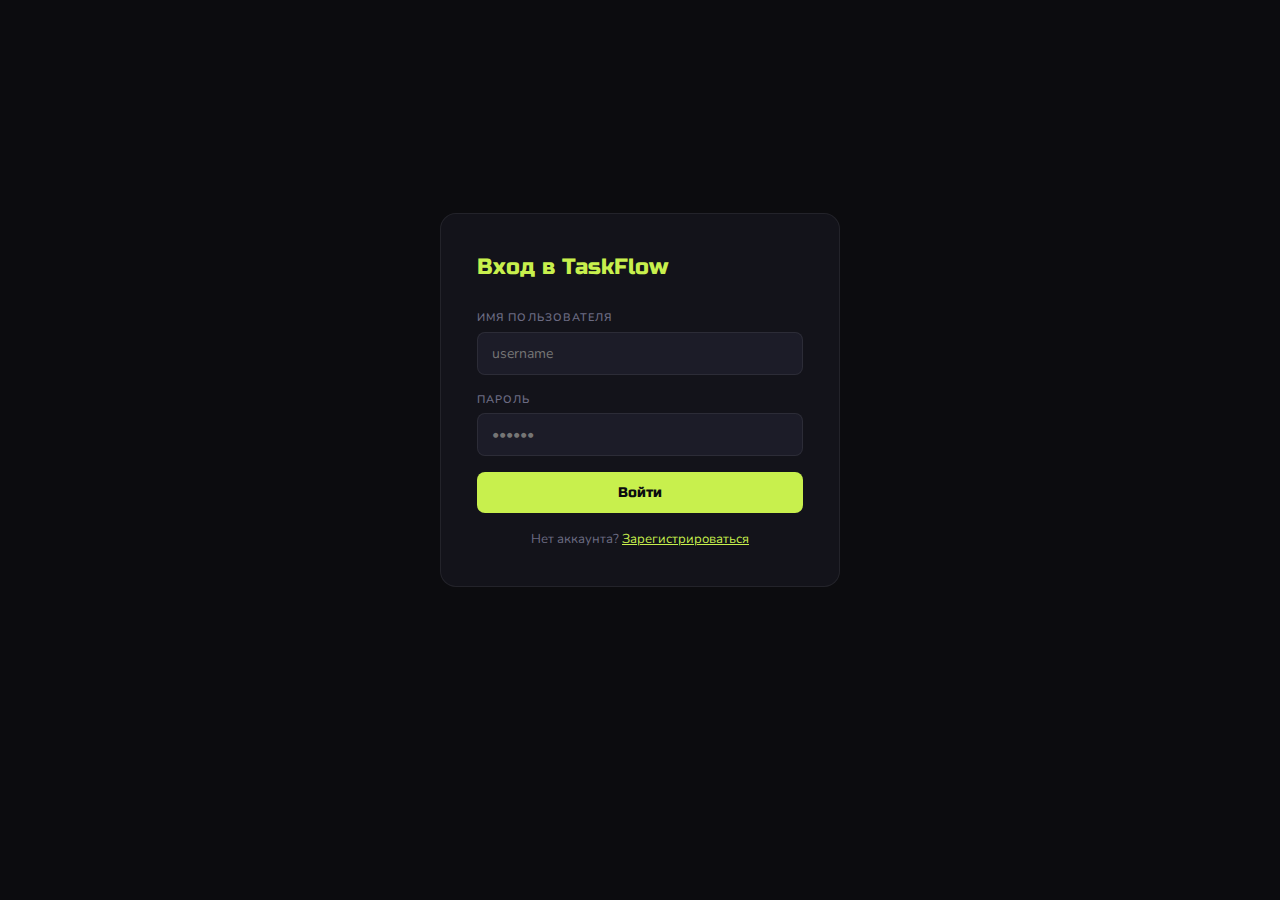
<file: index.html>
<!DOCTYPE html>
<html lang="ru">
<head>
  <meta charset="UTF-8"/>
  <meta name="viewport" content="width=device-width, initial-scale=1.0"/>
  <title>TaskFlow</title>
  <link href="https://fonts.googleapis.com/css2?family=Russo+One&family=Nunito:wght@400;500;600;700&subset=cyrillic&display=swap" rel="stylesheet"/>
  <link rel="stylesheet" href="style.css"/>
</head>
<body>
<div class="app">

  <!-- АВТОРИЗАЦИЯ -->
  <div id="auth-section" class="auth-wrap">

    <!-- ВХОД -->
    <div id="login-box" class="auth-box">
      <div class="auth-title">Вход в TaskFlow</div>
      <div class="field">
        <label>Имя пользователя</label>
        <input id="l-username" type="text" placeholder="username" autocomplete="username"/>
      </div>
      <div class="field">
        <label>Пароль</label>
        <input id="l-password" type="password" placeholder="••••••" autocomplete="current-password"/>
      </div>
      <button class="btn btn-primary" id="btn-login" onclick="doLogin()">Войти</button>
      <div class="auth-switch" style="margin-top:16px">
        Нет аккаунта? <span onclick="showRegister()">Зарегистрироваться</span>
      </div>
    </div>

    <!-- РЕГИСТРАЦИЯ -->
    <div id="register-box" class="auth-box hidden">
      <div class="auth-title">Регистрация</div>
      <div class="field">
        <label>Имя пользователя</label>
        <input id="r-username" type="text" placeholder="только буквы, цифры и _"/>
        <span class="field-error hidden" id="r-username-err"></span>
      </div>
      <div class="field">
        <label>Email</label>
        <input id="r-email" type="email" placeholder="example@mail.com"/>
        <span class="field-error hidden" id="r-email-err"></span>
      </div>
      <div class="field">
        <label>Пароль (минимум 6 символов)</label>
        <input id="r-password" type="password" placeholder="••••••"/>
        <span class="field-error hidden" id="r-pass-err"></span>
      </div>
      <button class="btn btn-primary" onclick="doRegister()">Создать аккаунт</button>
      <div class="auth-switch" style="margin-top:16px">
        Уже есть аккаунт? <span onclick="showLogin()">Войти</span>
      </div>
    </div>

  </div>

  <!-- ОСНОВНОЕ ПРИЛОЖЕНИЕ -->
  <div id="main-section" class="hidden">

    <div class="header">
      <div class="logo"><span class="logo-dot"></span>TaskFlow</div>
      <div class="user-info">
        <span id="username-display"></span>
        <button class="btn-logout" onclick="doLogout()">Выйти</button>
      </div>
    </div>

    <!-- СТАТИСТИКА -->
    <div class="stats">
      <div class="stat"><div class="stat-num" id="s-total">0</div><div class="stat-label">Всего</div></div>
      <div class="stat"><div class="stat-num" id="s-active" style="color:var(--warning)">0</div><div class="stat-label">Активных</div></div>
      <div class="stat"><div class="stat-num" id="s-done" style="color:var(--accent)">0</div><div class="stat-label">Выполнено</div></div>
      <div class="stat"><div class="stat-num" id="s-cats">0</div><div class="stat-label">Категорий</div></div>
    </div>

    <!-- КАТЕГОРИИ -->
    <div class="cats-section">
      <div class="section-head"><span class="section-title">Категории</span></div>
      <div id="cats-list" class="cats-list"></div>
      <div class="add-cat">
        <input id="new-cat" type="text" placeholder="Новая категория..." maxlength="50"/>
        <button class="btn-sm" onclick="addCategory()">+ Добавить</button>
      </div>
    </div>

    <!-- ФОРМА ДОБАВЛЕНИЯ ЗАДАЧИ -->
    <div class="add-form">
      <div class="section-title" style="margin-bottom:14px">✦ Новая задача</div>
      <div class="form-grid">
        <div>
          <span class="inp-label">Название *</span>
          <input class="inp" id="t-title" type="text" placeholder="Что нужно сделать?" maxlength="200"/>
        </div>
        <div>
          <span class="inp-label">Приоритет</span>
          <select class="inp" id="t-priority">
            <option value="1">🟢 Низкий</option>
            <option value="2" selected>🟡 Средний</option>
            <option value="3">🔴 Высокий</option>
          </select>
        </div>
        <div>
          <span class="inp-label">Категория</span>
          <select class="inp" id="t-category">
            <option value="">— без категории —</option>
          </select>
        </div>
      </div>
      <div style="margin-bottom:14px">
        <span class="inp-label">Описание (необязательно)</span>
        <input class="inp" id="t-desc" type="text" placeholder="Подробности..." maxlength="1000"/>
      </div>
      <div class="form-footer">
        <button class="btn btn-primary" style="width:auto;padding:11px 28px" id="btn-add" onclick="addTask()">
          + Добавить задачу
        </button>
      </div>
    </div>

    <!-- ФИЛЬТРЫ И ПОИСК -->
    <div class="filters">
      <div class="search-box">
        <span class="search-icon">🔍</span>
        <input id="search-inp" type="text" placeholder="Поиск по названию..." oninput="onSearch()"/>
      </div>
      <div class="filter-tabs">
        <button class="ftab active" data-f="all" onclick="setFilter('all',this)">Все</button>
        <button class="ftab" data-f="0" onclick="setFilter('0',this)">Активные</button>
        <button class="ftab" data-f="1" onclick="setFilter('1',this)">Выполненные</button>
      </div>
    </div>

    <div id="how-to" class="how-to hidden">
      <span>○ — отметить выполненной</span>
      <span>✎ — редактировать задачу</span>
      <span>✕ — удалить задачу</span>
    </div>

    <!-- СПИСОК ЗАДАЧ -->
    <div id="task-list" class="task-list">
      <div class="loading"><div class="spinner"></div><p>Загрузка...</p></div>
    </div>
    <div id="empty" class="empty hidden">
      <div class="empty-icon">✦</div>
      <p id="empty-title">Задач нет</p>
      <span id="empty-sub">Добавьте первую задачу выше</span>
    </div>

  </div>
</div>

<div id="edit-modal" class="hidden modal-overlay">
  <div class="modal-box">
    <div class="modal-title">✎ Редактировать задачу</div>
    <input type="hidden" id="edit-id">
    <div class="field">
      <label>Название *</label>
      <input id="edit-title" type="text" maxlength="200" placeholder="Название задачи"/>
    </div>
    <div class="field">
      <label>Описание</label>
      <textarea id="edit-desc" rows="3" placeholder="Подробности..." maxlength="1000" style="background:var(--surface2);border:1px solid var(--border);border-radius:var(--radius-sm);padding:10px 13px;font-family:var(--font-b);font-size:14px;color:var(--text);outline:none;width:100%;resize:vertical;transition:border-color .2s;"></textarea>
    </div>
    <div style="display:flex;gap:12px;">
      <div class="field" style="flex:1">
        <label>Приоритет</label>
        <select id="edit-priority" class="inp">
          <option value="1">🟢 Низкий</option>
          <option value="2">🟡 Средний</option>
          <option value="3">🔴 Высокий</option>
        </select>
      </div>
      <div class="field" style="flex:1">
        <label>Категория</label>
        <select id="edit-category" class="inp"></select>
      </div>
    </div>
    <div style="display:flex;gap:10px;justify-content:flex-end;margin-top:8px;">
      <button class="btn-logout" onclick="closeEditModal()">Отмена</button>
      <button class="btn btn-primary" style="width:auto;padding:11px 28px" onclick="saveEdit()">Сохранить</button>
    </div>
  </div>
</div>

<div id="toast" class="toast"></div>
<script src="script.js"></script>
</body>
</html>
</file>
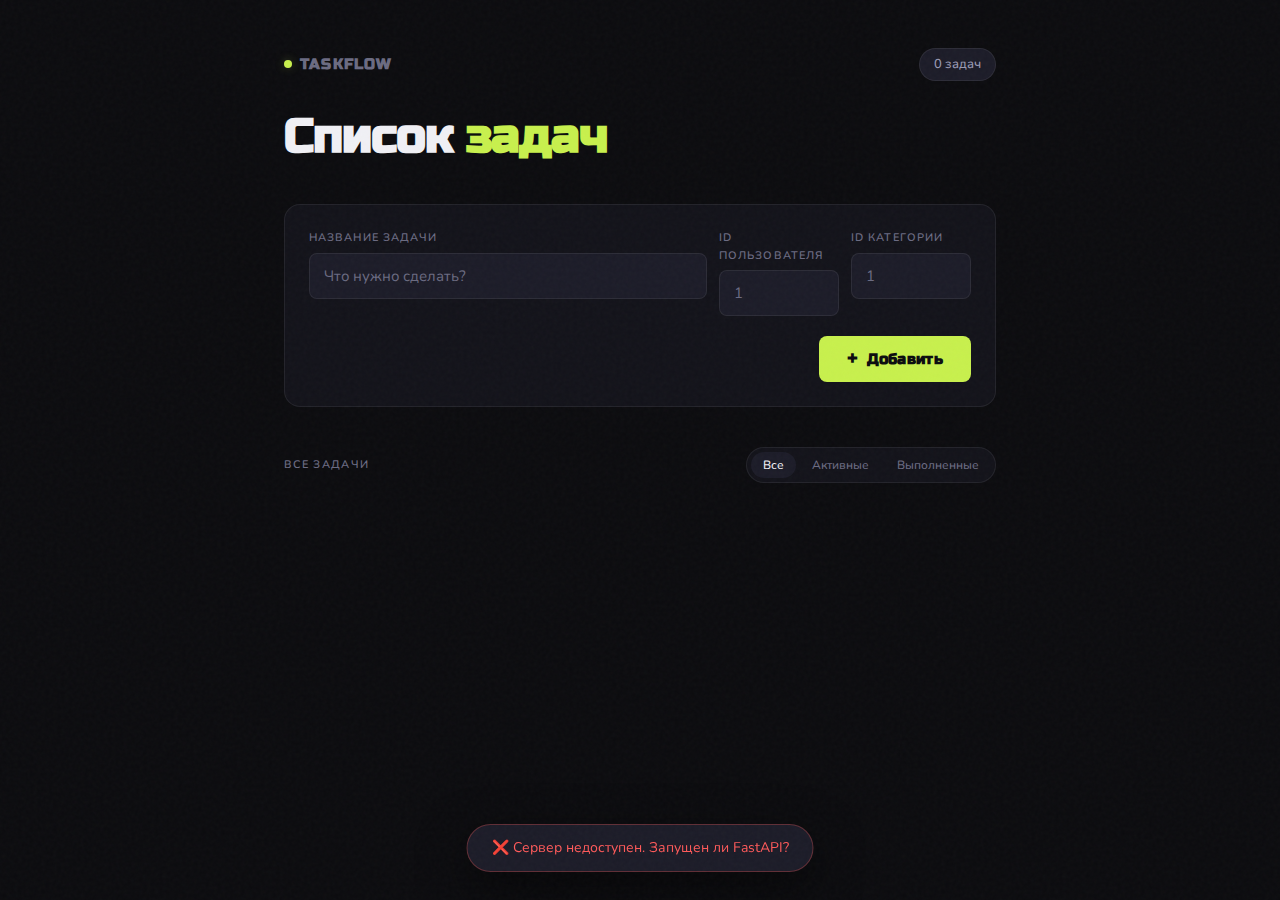
<file: ьььь/index.html>
<!DOCTYPE html>
<html lang="ru">
<head>
  <meta charset="UTF-8" />
  <meta name="viewport" content="width=device-width, initial-scale=1.0"/>
  <title>Задачи — TaskFlow</title>
  <link rel="preconnect" href="https://fonts.googleapis.com"/>
  <link rel="preconnect" href="https://fonts.gstatic.com" crossorigin/>
  <link href="https://fonts.googleapis.com/css2?family=Russo+One&family=Nunito:wght@400;500;600;700&subset=cyrillic&display=swap" rel="stylesheet"/>
  <link rel="stylesheet" href="style.css" />
</head>
<body>

  <div class="noise"></div>

  <div class="app">

    <header class="header">
      <div class="header-top">
        <div class="logo">
          <span class="logo-dot"></span>
          TaskFlow
        </div>
        <div class="task-count-badge">
          <span id="task-count">0</span> задач
        </div>
      </div>
      <h1 class="headline">Список <em>задач</em></h1>
    </header>

    <section class="add-section">
      <form id="add-form" class="add-form">
        <div class="fields">
          <div class="field-group">
            <label for="title">Название задачи</label>
            <input id="title" name="title" type="text" placeholder="Что нужно сделать?" autocomplete="off" required />
          </div>
          <div class="field-group field-small">
            <label for="user_id">ID пользователя</label>
            <input id="user_id" name="user_id" type="number" placeholder="1" min="1" required />
          </div>
          <div class="field-group field-small">
            <label for="category_id">ID категории</label>
            <input id="category_id" name="category_id" type="number" placeholder="1" min="1" />
          </div>
        </div>
        <button type="submit" class="btn-add">
          <span>+</span> Добавить
        </button>
      </form>
    </section>

    <section class="tasks-section">
      <div class="tasks-header">
        <span class="section-label">Все задачи</span>
        <div class="filter-tabs">
          <button class="filter-btn active" data-filter="all">Все</button>
          <button class="filter-btn" data-filter="0">Активные</button>
          <button class="filter-btn" data-filter="1">Выполненные</button>
        </div>
      </div>

      <div id="task-list" class="task-list">
        <div class="loading-state">
          <div class="spinner"></div>
          <p>Загрузка...</p>
        </div>
      </div>

      <div id="empty-state" class="empty-state hidden">
        <div class="empty-icon">✦</div>
        <p>Задач нет</p>
        <span>Добавьте новую задачу</span>
      </div>
    </section>

  </div>

  <div id="toast" class="toast"></div>

  <script src="script.js"></script>
</body>
</html>
</file>
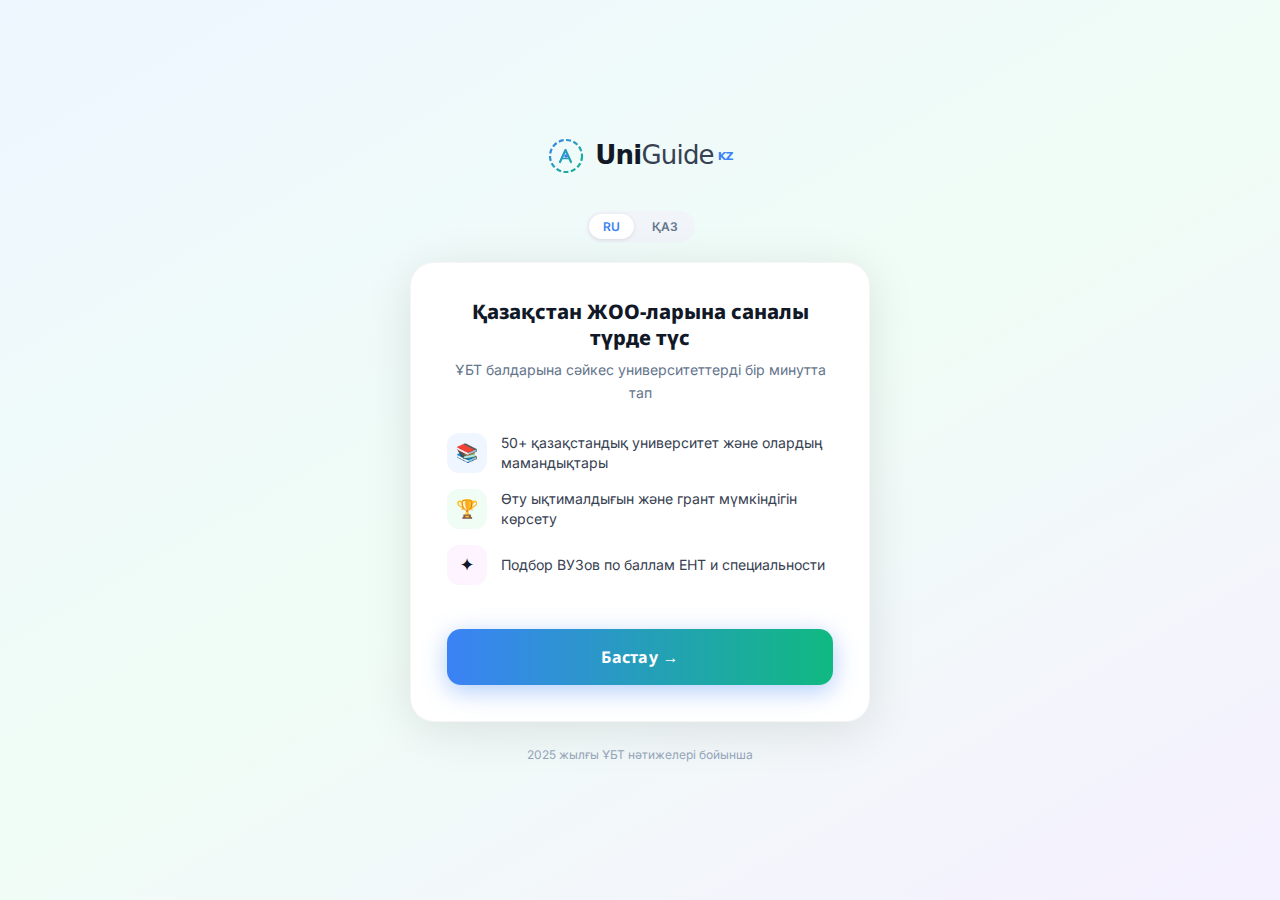
<file: frontend/index (3).html>
<!DOCTYPE html>
<html lang="ru">
<head>
<meta charset="UTF-8">
<meta name="viewport" content="width=device-width, initial-scale=1.0">
<title>UniGuide KZ</title>
<link rel="preconnect" href="https://fonts.googleapis.com">
<link rel="preconnect" href="https://fonts.gstatic.com" crossorigin>
<link href="https://fonts.googleapis.com/css2?family=Inter:wght@400;500;600;700;800;900&family=Noto+Sans:wght@700;800;900&display=swap" rel="stylesheet">

<style>
/* ═══════════════════════════════════════
   ПЕРЕМЕННЫЕ И СБРОС
═══════════════════════════════════════ */
:root {
  --grad: linear-gradient(135deg, #3b82f6 0%, #10b981 100%);
  --grad-btn: linear-gradient(90deg, #3b82f6 0%, #10b981 100%);
  --blue: #3b82f6;
  --green: #10b981;
  --purple: #8b5cf6;
  --bg: linear-gradient(150deg, #eef6ff 0%, #f0fdf6 50%, #f5f0ff 100%);
  --white: #ffffff;
  --gray-50: #f8fafc;
  --gray-100: #f1f5f9;
  --gray-200: #e2e8f0;
  --gray-400: #94a3b8;
  --gray-500: #64748b;
  --gray-700: #374151;
  --gray-900: #111827;
  --shadow-sm: 0 1px 3px rgba(0,0,0,0.06), 0 1px 2px rgba(0,0,0,0.04);
  --shadow: 0 4px 16px rgba(0,0,0,0.08);
  --shadow-lg: 0 8px 32px rgba(0,0,0,0.12);
  --radius: 16px;
  --radius-sm: 10px;
  --radius-full: 9999px;
}

*, *::before, *::after { box-sizing: border-box; margin: 0; padding: 0; }

html { scroll-behavior: smooth; }

body {
  font-family: 'Inter', system-ui, -apple-system, sans-serif;
  background: var(--bg);
  background-attachment: fixed;
  color: var(--gray-900);
  min-height: 100vh;
  line-height: 1.5;
  -webkit-font-smoothing: antialiased;
}

/* ═══════════════════════════════════════
   УТИЛИТЫ
═══════════════════════════════════════ */
.grad-text {
  background: var(--grad);
  -webkit-background-clip: text;
  -webkit-text-fill-color: transparent;
  background-clip: text;
}
.card {
  background: var(--white);
  border-radius: var(--radius);
  box-shadow: var(--shadow);
  border: 1px solid rgba(0,0,0,0.04);
}
.btn {
  display: inline-flex; align-items: center; justify-content: center; gap: 8px;
  padding: 12px 24px; border-radius: var(--radius-sm);
  font-family: 'Inter', sans-serif; font-weight: 600; font-size: 0.9rem;
  border: none; cursor: pointer; transition: all 0.2s; text-decoration: none;
}
.btn-primary {
  background: var(--grad-btn); color: white;
  box-shadow: 0 4px 16px rgba(59,130,246,0.3);
}
.btn-primary:hover { transform: translateY(-1px); box-shadow: 0 6px 20px rgba(59,130,246,0.4); }
.btn-secondary {
  background: var(--white); color: var(--gray-700);
  border: 1.5px solid var(--gray-200) !important;
  box-shadow: var(--shadow-sm);
}
.btn-secondary:hover { border-color: var(--blue) !important; color: var(--blue); }
.badge {
  display: inline-flex; align-items: center; gap: 6px;
  padding: 4px 12px; border-radius: var(--radius-full);
  font-size: 0.72rem; font-weight: 600; letter-spacing: 0.03em;
}
.screen { display: none; }
.screen.active { display: block; }
.section { max-width: 1100px; margin: 0 auto; padding: 48px 24px 64px; }
input, select { font-family: 'Inter', sans-serif; }
select { appearance: none; cursor: pointer; }
input:focus, select:focus { outline: none; border-color: var(--blue) !important; box-shadow: 0 0 0 3px rgba(59,130,246,0.12); }

/* ═══════════════════════════════════════
   ПЕРЕКЛЮЧАТЕЛЬ ЯЗЫКОВ
═══════════════════════════════════════ */
.lang-switch {
  display: flex; gap: 4px;
  background: var(--gray-100);
  border-radius: var(--radius-full);
  padding: 3px;
}
.lang-btn {
  padding: 5px 14px; border-radius: var(--radius-full);
  font-size: 0.75rem; font-weight: 600; cursor: pointer;
  border: none; font-family: 'Inter', sans-serif;
  transition: all 0.2s; background: transparent; color: var(--gray-500);
}
.lang-btn.active {
  background: white; color: var(--blue);
  box-shadow: 0 1px 4px rgba(0,0,0,0.1);
}

/* ═══════════════════════════════════════
   НАВИГАЦИЯ
═══════════════════════════════════════ */
.nav {
  position: sticky; top: 0; z-index: 200;
  background: rgba(255,255,255,0.88);
  backdrop-filter: blur(20px) saturate(1.5);
  -webkit-backdrop-filter: blur(20px);
  border-bottom: 1px solid rgba(0,0,0,0.06);
  padding: 10px 24px;
  display: flex; align-items: center; gap: 12px;
}
.nav-logo {
  display: flex; align-items: center; gap: 10px; flex: 1;
  text-decoration: none;
}
.nav-logo-icon {
  width: 36px; height: 36px; border-radius: 10px;
  background: var(--grad); display: flex; align-items: center;
  justify-content: center; font-size: 18px; flex-shrink: 0;
  box-shadow: 0 2px 8px rgba(59,130,246,0.3);
}
.nav-logo-text {
  font-family: 'Noto Sans', sans-serif;
  font-size: 0.95rem; font-weight: 800; color: var(--gray-900);
}
.nav-tabs { display: flex; gap: 2px; }
.nav-tab {
  padding: 7px 16px; border-radius: var(--radius-sm);
  font-size: 0.82rem; font-weight: 500; cursor: pointer;
  border: none; font-family: 'Inter', sans-serif;
  transition: all 0.2s; background: transparent; color: var(--gray-500);
}
.nav-tab:hover { color: var(--gray-900); background: var(--gray-100); }
.nav-tab.active {
  background: white; color: var(--blue); font-weight: 600;
  box-shadow: var(--shadow-sm);
}

/* ═══════════════════════════════════════
   SPLASH SCREEN
═══════════════════════════════════════ */
.splash {
  min-height: 100vh; display: flex; flex-direction: column;
  align-items: center; justify-content: center; padding: 24px;
  background: var(--bg); background-attachment: fixed;
}
.splash-logo-wrap { text-align: center; margin-bottom: 32px; }
.splash-icon {
  width: 90px; height: 90px; border-radius: 24px;
  background: var(--grad); display: flex; align-items: center;
  justify-content: center; font-size: 42px; margin: 0 auto 18px;
  box-shadow: 0 12px 40px rgba(59,130,246,0.35);
}
.splash-title {
  font-family: 'Noto Sans', sans-serif;
  font-size: 2rem; font-weight: 900; color: var(--gray-900); margin-bottom: 8px;
}
.splash-sub { color: var(--gray-500); font-size: 0.95rem; }
.splash-card {
  background: white; border-radius: 24px; padding: 36px;
  max-width: 460px; width: 100%;
  box-shadow: 0 8px 48px rgba(0,0,0,0.1);
  border: 1px solid rgba(0,0,0,0.04);
}
.splash-card-title {
  font-family: 'Noto Sans', sans-serif;
  font-size: 1.25rem; font-weight: 800; color: var(--gray-900);
  text-align: center; line-height: 1.3; margin-bottom: 8px;
}
.splash-card-sub {
  color: var(--gray-500); font-size: 0.88rem;
  text-align: center; margin-bottom: 28px; line-height: 1.6;
}
.splash-feature {
  display: flex; align-items: center; gap: 14px; margin-bottom: 16px;
}
.splash-feature-icon {
  width: 40px; height: 40px; border-radius: 12px; flex-shrink: 0;
  display: flex; align-items: center; justify-content: center; font-size: 18px;
}
.splash-feature-text { color: var(--gray-700); font-size: 0.88rem; line-height: 1.4; }
.splash-btn {
  width: 100%; padding: 17px; border-radius: 14px;
  background: var(--grad-btn); color: white;
  font-family: 'Noto Sans', sans-serif; font-weight: 700; font-size: 1rem;
  border: none; cursor: pointer; margin-top: 28px;
  box-shadow: 0 6px 24px rgba(59,130,246,0.4);
  transition: all 0.2s; letter-spacing: 0.02em;
}
.splash-btn:hover { transform: translateY(-2px); box-shadow: 0 10px 30px rgba(59,130,246,0.5); }
.splash-footer { color: var(--gray-400); font-size: 0.75rem; margin-top: 24px; }

/* ═══════════════════════════════════════
   HOME SCREEN
═══════════════════════════════════════ */
.hero {
  text-align: center; padding: 56px 24px 48px;
  max-width: 700px; margin: 0 auto;
}
.hero-badge {
  display: inline-flex; align-items: center; gap: 8px;
  background: #eff6ff; border: 1px solid #bfdbfe;
  color: var(--blue); padding: 6px 18px;
  border-radius: var(--radius-full); font-size: 0.75rem;
  font-weight: 600; margin-bottom: 22px; letter-spacing: 0.04em;
}
.hero-title {
  font-family: 'Noto Sans', sans-serif;
  font-size: clamp(1.8rem, 5vw, 3.2rem);
  font-weight: 900; line-height: 1.1;
  color: var(--gray-900); margin-bottom: 18px;
}
.hero-sub {
  color: var(--gray-500); font-size: 1.05rem;
  line-height: 1.7; margin-bottom: 32px;
}
.hero-actions { display: flex; gap: 12px; justify-content: center; flex-wrap: wrap; }
.stats-row {
  display: grid; grid-template-columns: repeat(4,1fr);
  gap: 14px; margin: 40px auto; max-width: 800px; padding: 0 24px;
}
.stat-card {
  background: white; border-radius: var(--radius); padding: 20px;
  text-align: center; box-shadow: var(--shadow-sm);
  border: 1px solid rgba(0,0,0,0.04);
}
.stat-icon { font-size: 1.6rem; margin-bottom: 8px; }
.stat-num {
  font-family: 'Noto Sans', sans-serif;
  font-size: 1.6rem; font-weight: 900;
  background: var(--grad); -webkit-background-clip: text;
  -webkit-text-fill-color: transparent; background-clip: text;
  margin-bottom: 4px;
}
.stat-label { color: var(--gray-400); font-size: 0.75rem; font-weight: 500; }
.features-grid {
  display: grid; grid-template-columns: repeat(auto-fit,minmax(260px,1fr));
  gap: 16px; max-width: 1100px; margin: 0 auto; padding: 0 24px 64px;
}
.feature-card {
  background: white; border-radius: var(--radius); padding: 24px;
  box-shadow: var(--shadow-sm); border: 1px solid rgba(0,0,0,0.04);
  transition: all 0.25s;
}
.feature-card:hover { transform: translateY(-3px); box-shadow: var(--shadow); }
.feature-icon { font-size: 1.8rem; margin-bottom: 14px; }
.feature-title {
  font-family: 'Noto Sans', sans-serif; font-size: 0.9rem;
  font-weight: 800; color: var(--gray-900); margin-bottom: 8px;
}
.feature-desc { color: var(--gray-500); font-size: 0.84rem; line-height: 1.6; margin-bottom: 16px; }

/* ═══════════════════════════════════════
   AI SEARCH
═══════════════════════════════════════ */
.ai-wrap { max-width: 800px; margin: 0 auto; }
.ai-header { text-align: center; margin-bottom: 32px; }
.ai-icon {
  width: 60px; height: 60px; border-radius: 18px;
  background: linear-gradient(135deg,#3b82f6,#8b5cf6);
  display: flex; align-items: center; justify-content: center;
  font-size: 26px; margin: 0 auto 16px;
  box-shadow: 0 6px 20px rgba(59,130,246,0.3);
}
.ai-title {
  font-family: 'Noto Sans', sans-serif; font-size: 1.6rem;
  font-weight: 900; color: var(--gray-900); margin-bottom: 8px;
}
.ai-sub { color: var(--gray-500); font-size: 0.92rem; }

/* API KEY NOTICE - hidden */
.api-notice { display: none; }
.api-notice-title { display: none; }
.api-notice-text { display: none; }
.api-key-row { display: none; }
.api-key-input { display: none; }
.api-key-btn { display: none; }
.api-key-btn:hover { background: #d97706; }
.api-saved { color: #059669; font-size: 0.78rem; font-weight: 600; margin-top: 6px; display: none; }

.search-box {
  background: white; border-radius: var(--radius);
  box-shadow: var(--shadow); border: 1px solid rgba(0,0,0,0.04);
  overflow: hidden; margin-bottom: 20px;
}
.search-top {
  display: flex; align-items: center; gap: 12px; padding: 16px 20px;
  border-bottom: 1px solid var(--gray-100);
}
.search-spark { font-size: 1.2rem; color: var(--blue); flex-shrink: 0; }
.search-input {
  flex: 1; background: transparent; border: none; outline: none;
  font-size: 0.95rem; color: var(--gray-900); font-family: 'Inter', sans-serif;
}
.search-input::placeholder { color: var(--gray-400); }
.search-submit {
  padding: 9px 22px; border-radius: var(--radius-sm);
  background: var(--grad-btn); color: white;
  font-weight: 700; font-size: 0.84rem; border: none; cursor: pointer;
  font-family: 'Inter', sans-serif; white-space: nowrap;
  box-shadow: 0 2px 8px rgba(59,130,246,0.3); transition: all 0.2s;
}
.search-submit:hover { opacity: 0.9; transform: translateY(-1px); }
.search-submit:disabled { background: var(--gray-200); color: var(--gray-400); box-shadow: none; transform: none; cursor: not-allowed; }

.chips-row { padding: 14px 20px; display: flex; gap: 8px; flex-wrap: wrap; align-items: center; }
.chip-label { font-size: 0.72rem; color: var(--gray-400); font-weight: 500; }
.chip {
  padding: 5px 13px; border-radius: var(--radius-full);
  background: var(--gray-50); border: 1.5px solid var(--gray-200);
  color: var(--gray-700); font-size: 0.78rem; cursor: pointer;
  font-family: 'Inter', sans-serif; transition: all 0.15s; font-weight: 500;
}
.chip:hover { border-color: var(--blue); color: var(--blue); background: #eff6ff; }

.ai-result {
  background: white; border-radius: var(--radius); padding: 22px 26px;
  margin-bottom: 14px; box-shadow: var(--shadow-sm);
  border: 1px solid rgba(0,0,0,0.04); animation: slideUp 0.4s ease;
}
.ai-result-head {
  display: flex; align-items: center; gap: 10px; margin-bottom: 14px;
}
.ai-result-badge {
  display: inline-flex; align-items: center; gap: 6px;
  background: linear-gradient(90deg,#eff6ff,#f0fdf4);
  border: 1px solid #bfdbfe; color: var(--blue);
  padding: 4px 12px; border-radius: var(--radius-full);
  font-size: 0.7rem; font-weight: 700;
}
.ai-dot { width: 6px; height: 6px; border-radius: 50%; background: var(--blue); animation: pulse 1.5s infinite; }
.ai-query { color: var(--gray-400); font-size: 0.8rem; font-style: italic; }
.ai-answer { color: var(--gray-700); font-size: 0.92rem; line-height: 1.8; }
.ai-answer strong { color: #1e40af; font-weight: 700; }
.ai-typing { display: flex; gap: 5px; align-items: center; padding: 6px 0; }
.ai-typing span {
  width: 7px; height: 7px; border-radius: 50%; background: var(--blue);
  animation: bounce 1.2s infinite;
}
.ai-typing span:nth-child(2) { animation-delay: 0.15s; }
.ai-typing span:nth-child(3) { animation-delay: 0.3s; }

.ai-empty { text-align: center; padding: 48px 20px; color: var(--gray-400); }
.ai-empty-icon { font-size: 3rem; margin-bottom: 12px; }
.ai-empty-title { font-family: 'Noto Sans', sans-serif; font-size: 0.95rem; font-weight: 700; color: var(--gray-700); margin-bottom: 6px; }

/* ═══════════════════════════════════════
   CATALOG
═══════════════════════════════════════ */
.filter-bar {
  background: white; border-radius: var(--radius); padding: 16px 20px;
  box-shadow: var(--shadow-sm); border: 1px solid rgba(0,0,0,0.04);
  display: flex; gap: 10px; flex-wrap: wrap; align-items: center; margin-bottom: 20px;
}
.filter-select, .filter-input {
  padding: 9px 14px; border-radius: var(--radius-sm);
  background: var(--gray-50); border: 1.5px solid var(--gray-200);
  color: var(--gray-700); font-size: 0.83rem; font-family: 'Inter', sans-serif;
}
.filter-select:focus, .filter-input:focus { border-color: var(--blue); }
.filter-input { min-width: 180px; }
.count-pill {
  margin-left: auto; background: var(--gray-50); border: 1px solid var(--gray-200);
  border-radius: var(--radius-full); padding: 5px 14px;
  font-size: 0.78rem; font-weight: 600; color: var(--gray-500);
}
.unis-grid { display: grid; grid-template-columns: repeat(auto-fill,minmax(320px,1fr)); gap: 16px; }
.uni-card {
  background: white; border-radius: var(--radius); padding: 20px;
  box-shadow: var(--shadow-sm); border: 1px solid rgba(0,0,0,0.04);
  cursor: pointer; transition: all 0.25s; position: relative; overflow: hidden;
}
.uni-card::before {
  content: ''; position: absolute; top: 0; left: 0; right: 0; height: 3px;
  background: var(--grad); transform: scaleX(0); transform-origin: left;
  transition: transform 0.3s;
}
.uni-card:hover { transform: translateY(-4px); box-shadow: var(--shadow-lg); }
.uni-card:hover::before { transform: scaleX(1); }
.uni-card-top { display: flex; gap: 12px; margin-bottom: 12px; }
.uni-emoji {
  width: 46px; height: 46px; border-radius: 12px;
  background: linear-gradient(135deg,#f0f9ff,#f0fdf4);
  border: 1px solid var(--gray-200);
  display: flex; align-items: center; justify-content: center;
  font-size: 20px; flex-shrink: 0;
}
.uni-name {
  font-family: 'Noto Sans', sans-serif; font-weight: 800;
  font-size: 0.82rem; color: var(--gray-900); margin-bottom: 4px; line-height: 1.3;
}
.uni-loc { font-size: 0.72rem; color: var(--gray-400); font-weight: 500; }
.uni-tags { display: flex; gap: 6px; flex-wrap: wrap; margin-bottom: 14px; }
.tag {
  padding: 3px 10px; border-radius: var(--radius-full);
  font-size: 0.68rem; font-weight: 600; border: 1px solid transparent;
}
.tag-blue { background: #eff6ff; color: #1d4ed8; border-color: #bfdbfe; }
.tag-green { background: #f0fdf4; color: #15803d; border-color: #bbf7d0; }
.tag-yellow { background: #fefce8; color: #b45309; border-color: #fde68a; }
.tag-purple { background: #fdf4ff; color: #7e22ce; border-color: #e9d5ff; }
.tag-red { background: #fff1f2; color: #be123c; border-color: #fecdd3; }
.tag-gray { background: var(--gray-50); color: var(--gray-500); border-color: var(--gray-200); }

.uni-stats { display: grid; grid-template-columns: 1fr 1fr 1fr; gap: 8px; margin-bottom: 14px; }
.stat-box {
  background: var(--gray-50); border-radius: 8px; padding: 8px 6px;
  text-align: center; border: 1px solid var(--gray-100);
}
.stat-box-num { font-family: 'Noto Sans', sans-serif; font-size: 0.82rem; font-weight: 800; color: var(--gray-900); }
.stat-box-lbl { font-size: 0.6rem; color: var(--gray-400); margin-top: 1px; font-weight: 500; }
.uni-footer { display: flex; gap: 8px; }
.uni-btn-detail {
  flex: 1; padding: 8px; border-radius: 8px; cursor: pointer;
  font-size: 0.78rem; font-weight: 600; font-family: 'Inter', sans-serif;
  border: 1.5px solid var(--gray-200); background: white;
  color: var(--gray-500); transition: all 0.2s;
}
.uni-btn-detail:hover { border-color: var(--blue); color: var(--blue); }
.uni-btn-ai {
  padding: 8px 14px; border-radius: 8px; cursor: pointer;
  font-size: 0.78rem; font-weight: 700; font-family: 'Inter', sans-serif;
  background: linear-gradient(90deg,#eff6ff,#f0fdf4);
  border: 1px solid #bfdbfe; color: var(--blue); white-space: nowrap;
  transition: all 0.2s;
}
.uni-btn-ai:hover { background: #eff6ff; border-color: var(--blue); }

/* ═══════════════════════════════════════
   ENT FINDER
═══════════════════════════════════════ */
.finder-wrap { max-width: 660px; margin: 0 auto; }
.finder-card { background: white; border-radius: 20px; padding: 32px; box-shadow: var(--shadow); border: 1px solid rgba(0,0,0,0.04); }
.finder-title { font-family: 'Noto Sans', sans-serif; font-size: 1.1rem; font-weight: 800; color: var(--gray-900); margin-bottom: 6px; }
.finder-sub { color: var(--gray-500); font-size: 0.88rem; margin-bottom: 28px; }
.form-grid { display: grid; grid-template-columns: 1fr 1fr; gap: 16px; margin-bottom: 16px; }
.form-group { display: flex; flex-direction: column; gap: 7px; }
.form-label { font-size: 0.78rem; font-weight: 600; color: var(--gray-700); }
.form-req { color: #ef4444; }
.form-input, .form-select-lg {
  padding: 12px 14px; border-radius: var(--radius-sm);
  background: var(--gray-50); border: 1.5px solid var(--gray-200);
  color: var(--gray-900); font-size: 0.9rem; font-family: 'Inter', sans-serif;
}
.form-select-lg { appearance: none; cursor: pointer; }
.form-hint { font-size: 0.7rem; color: var(--gray-400); font-weight: 500; }
.finder-btn {
  width: 100%; padding: 14px; border-radius: var(--radius-sm);
  background: var(--grad-btn); color: white; font-family: 'Noto Sans', sans-serif;
  font-weight: 700; font-size: 0.9rem; border: none; cursor: pointer;
  box-shadow: 0 4px 16px rgba(59,130,246,0.3); transition: all 0.2s; margin-top: 8px;
}
.finder-btn:hover { transform: translateY(-1px); box-shadow: 0 6px 20px rgba(59,130,246,0.4); }

.result-card {
  background: white; border-radius: var(--radius); padding: 14px 18px;
  margin-bottom: 10px; display: flex; align-items: center; gap: 14px;
  animation: slideUp 0.3s ease both; cursor: pointer;
  box-shadow: var(--shadow-sm); border: 1px solid rgba(0,0,0,0.04); transition: all 0.2s;
}
.result-card:hover { box-shadow: var(--shadow); transform: translateX(4px); }
.result-emoji {
  width: 42px; height: 42px; background: linear-gradient(135deg,#f0f9ff,#f0fdf4);
  border: 1px solid var(--gray-200); border-radius: 10px;
  display: flex; align-items: center; justify-content: center;
  font-size: 18px; flex-shrink: 0;
}
.result-info { flex: 1; min-width: 0; }
.result-name { font-weight: 700; font-size: 0.88rem; color: var(--gray-900); margin-bottom: 3px; }
.result-meta { font-size: 0.72rem; color: var(--gray-400); }
.grant-pill {
  display: inline-flex; align-items: center; gap: 4px;
  padding: 2px 8px; border-radius: var(--radius-full);
  background: #f0fdf4; border: 1px solid #bbf7d0;
  color: #15803d; font-size: 0.65rem; font-weight: 700; margin-left: 6px;
}
.chance-box {
  flex-shrink: 0; border-radius: 12px; padding: 8px 14px; text-align: center;
}
.chance-num { font-family: 'Noto Sans', sans-serif; font-size: 1.2rem; font-weight: 900; }
.chance-lbl { font-size: 0.6rem; color: var(--gray-400); font-weight: 500; margin-top: 1px; }
.c-green { background: #f0fdf4; }
.c-green .chance-num { color: #15803d; }
.c-yellow { background: #fffbeb; }
.c-yellow .chance-num { color: #b45309; }
.c-red { background: #fff1f2; }
.c-red .chance-num { color: #be123c; }

/* ═══════════════════════════════════════
   MODAL
═══════════════════════════════════════ */
.modal-overlay {
  position: fixed; inset: 0; z-index: 500;
  background: rgba(0,0,0,0.45); backdrop-filter: blur(10px);
  display: flex; align-items: flex-end; justify-content: center;
  opacity: 0; pointer-events: none; transition: opacity 0.3s;
}
.modal-overlay.open { opacity: 1; pointer-events: all; }
.modal-sheet {
  background: white; border-radius: 24px 24px 0 0;
  width: 100%; max-width: 660px; max-height: 90vh; overflow-y: auto;
  padding: 0 28px 40px;
  transform: translateY(24px); transition: transform 0.35s cubic-bezier(.22,.68,0,1.2);
  box-shadow: 0 -8px 48px rgba(0,0,0,0.16);
}
.modal-overlay.open .modal-sheet { transform: translateY(0); }
.modal-bar { width: 44px; height: 5px; background: var(--gray-200); border-radius: 10px; margin: 14px auto 0; }
.modal-grad-bar { height: 4px; background: var(--grad); margin: 20px -28px 24px; }
.modal-head { display: flex; align-items: flex-start; gap: 14px; margin-bottom: 22px; }
.modal-emoji {
  width: 58px; height: 58px; border-radius: 16px;
  background: linear-gradient(135deg,#f0f9ff,#f0fdf4); border: 1.5px solid var(--gray-200);
  display: flex; align-items: center; justify-content: center; font-size: 26px; flex-shrink: 0;
}
.modal-name { font-family: 'Noto Sans', sans-serif; font-size: 1rem; font-weight: 800; color: var(--gray-900); margin-bottom: 5px; line-height: 1.3; }
.modal-sub { font-size: 0.78rem; color: var(--gray-400); font-weight: 500; }
.modal-close {
  margin-left: auto; background: var(--gray-100); border: 1.5px solid var(--gray-200);
  border-radius: 50%; width: 34px; height: 34px; cursor: pointer; color: var(--gray-500);
  display: flex; align-items: center; justify-content: center; flex-shrink: 0; transition: all 0.2s;
}
.modal-close:hover { background: var(--gray-200); color: var(--gray-900); }
.modal-sec { font-size: 0.7rem; font-weight: 700; color: var(--gray-400); text-transform: uppercase; letter-spacing: 0.1em; margin-bottom: 10px; }
.modal-grid { display: grid; grid-template-columns: 1fr 1fr; gap: 8px; margin-bottom: 22px; }
.modal-cell { background: var(--gray-50); border-radius: 10px; padding: 10px 14px; border: 1px solid var(--gray-100); }
.modal-cell-lbl { font-size: 0.66rem; color: var(--gray-400); font-weight: 500; margin-bottom: 3px; }
.modal-cell-val { font-size: 0.88rem; font-weight: 700; color: var(--gray-900); }
.modal-specs { background: var(--gray-50); border-radius: 12px; padding: 16px; font-size: 0.88rem; color: var(--gray-700); line-height: 1.7; border: 1px solid var(--gray-100); margin-bottom: 20px; }
.modal-ai-btn {
  width: 100%; padding: 14px; border-radius: 12px; cursor: pointer;
  font-family: 'Noto Sans', sans-serif; font-weight: 700; font-size: 0.88rem;
  background: var(--grad-btn); color: white; border: none;
  box-shadow: 0 4px 16px rgba(59,130,246,0.3); transition: all 0.2s;
}
.modal-ai-btn:hover { transform: translateY(-1px); box-shadow: 0 6px 24px rgba(59,130,246,0.4); }

/* ═══════════════════════════════════════
   ANIMATIONS
═══════════════════════════════════════ */
@keyframes slideUp { from{opacity:0;transform:translateY(14px)} to{opacity:1;transform:translateY(0)} }
@keyframes pulse { 0%,100%{opacity:1} 50%{opacity:0.3} }
@keyframes bounce { 0%,60%,100%{transform:translateY(0)} 30%{transform:translateY(-6px)} }

/* ═══════════════════════════════════════
   SCROLLBAR
═══════════════════════════════════════ */
::-webkit-scrollbar { width: 5px; }
::-webkit-scrollbar-track { background: var(--gray-100); }
::-webkit-scrollbar-thumb { background: var(--gray-300, #cbd5e1); border-radius: 10px; }

/* ═══════════════════════════════════════
   RESPONSIVE
═══════════════════════════════════════ */
@media(max-width: 640px) {
  .stats-row { grid-template-columns: 1fr 1fr; }
  .form-grid { grid-template-columns: 1fr; }
  .unis-grid { grid-template-columns: 1fr; }
  .nav-tabs { display: none; }
  .modal-grid { grid-template-columns: 1fr; }
}
</style>
</head>
<body>

<!-- ══════════════════════════════════════════════
     SPLASH SCREEN
══════════════════════════════════════════════ -->
<div id="splash" class="splash">
  <div class="splash-logo-wrap">
    <div style="display:flex;align-items:center;gap:10px;justify-content:center;margin-bottom:4px;">
  <svg width="38" height="38" viewBox="0 0 38 38" fill="none" xmlns="http://www.w3.org/2000/svg">
    <circle cx="19" cy="19" r="16" stroke="url(#sg1)" stroke-width="2.2" stroke-dasharray="5 2.5"/>
    <defs>
      <linearGradient id="sg1" x1="0" y1="0" x2="38" y2="38" gradientUnits="userSpaceOnUse">
        <stop stop-color="#3b82f6"/>
        <stop offset="1" stop-color="#10b981"/>
      </linearGradient>
    </defs>
    <!-- Compass arrow pointing NE -->
    <path d="M13 25 L18.5 13 L24 25" stroke="url(#sg1)" stroke-width="2.2" stroke-linecap="round" stroke-linejoin="round"/>
    <path d="M15 21.5 L22 21.5" stroke="url(#sg1)" stroke-width="1.6" stroke-linecap="round"/>
    <!-- Center dot -->
    <circle cx="19" cy="19" r="1.8" fill="#3b82f6"/>
  </svg>
  <span style="font-family:system-ui,-apple-system,sans-serif;font-size:26px;font-weight:800;letter-spacing:-0.8px;color:#111827;">Uni<span style="font-weight:300;color:#374151;">Guide</span><span style="font-size:11px;font-weight:700;color:#3b82f6;margin-left:4px;vertical-align:middle;">KZ</span></span>
</div>
  </div>

  <!-- Переключатель языков на сплеше -->
  <div class="lang-switch" style="margin-bottom:20px;">
    <button class="lang-btn active" onclick="setLang('ru')">RU</button>
    <button class="lang-btn" onclick="setLang('kz')">ҚАЗ</button>
  </div>

  <div class="splash-card">
    <div class="splash-card-title" id="sp-title">Қазақстан ЖОО-ларына саналы түрде түс</div>
    <div class="splash-card-sub" id="sp-sub">ҰБТ балдарына сәйкес университеттерді бір минутта тап</div>

    <div class="splash-feature">
      <div class="splash-feature-icon" style="background:#eff6ff;">📚</div>
      <div class="splash-feature-text" id="sp-f1">50+ қазақстандық университет және олардың мамандықтары</div>
    </div>
    <div class="splash-feature">
      <div class="splash-feature-icon" style="background:#f0fdf4;">🏆</div>
      <div class="splash-feature-text" id="sp-f2">Өту ықтималдығын және грант мүмкіндігін көрсету</div>
    </div>
    <div class="splash-feature">
      <div class="splash-feature-icon" style="background:#fdf4ff;">✦</div>
      <div class="splash-feature-text" id="sp-f3">Подбор ВУЗов по баллам ЕНТ и специальности</div>
    </div>

    <button class="splash-btn" onclick="goToApp()" id="sp-btn">Бастау →</button>
  </div>
  <div class="splash-footer" id="sp-footer">2025 жылғы ҰБТ нәтижелері бойынша</div>
</div>

<!-- ══════════════════════════════════════════════
     MAIN APP
══════════════════════════════════════════════ -->
<div id="app" style="display:none;">

  <!-- NAV -->
  <nav class="nav">
    <div class="nav-logo" onclick="showScreen('home')" style="cursor:pointer;">
      <div style="display:flex;align-items:center;gap:8px;">
  <svg width="28" height="28" viewBox="0 0 28 28" fill="none" xmlns="http://www.w3.org/2000/svg">
    <circle cx="14" cy="14" r="11.5" stroke="url(#ng1)" stroke-width="2" stroke-dasharray="4 2"/>
    <defs>
      <linearGradient id="ng1" x1="0" y1="0" x2="28" y2="28" gradientUnits="userSpaceOnUse">
        <stop stop-color="#3b82f6"/>
        <stop offset="1" stop-color="#10b981"/>
      </linearGradient>
    </defs>
    <path d="M9.5 19 L14 9.5 L18.5 19" stroke="url(#ng1)" stroke-width="2" stroke-linecap="round" stroke-linejoin="round"/>
    <path d="M11 16.5 L17 16.5" stroke="url(#ng1)" stroke-width="1.5" stroke-linecap="round"/>
    <circle cx="14" cy="14" r="1.5" fill="#3b82f6"/>
  </svg>
  <span style="font-family:system-ui,-apple-system,sans-serif;font-size:18px;font-weight:800;letter-spacing:-0.5px;color:#111827;">Uni<span style="font-weight:300;color:#374151;">Guide</span><span style="font-size:9px;font-weight:700;color:#3b82f6;margin-left:3px;vertical-align:middle;">KZ</span></span>
</div>
    </div>
    <div class="nav-tabs">
      <button class="nav-tab active" onclick="showScreen('home')" id="tab-home" data-ru="🏠 Главная" data-kz="🏠 Басты">🏠 Главная</button>
      <button class="nav-tab" onclick="showScreen('catalog')" id="tab-catalog" data-ru="📚 Каталог" data-kz="📚 Каталог">📚 Каталог</button>
      <button class="nav-tab" onclick="showScreen('finder')" id="tab-finder" data-ru="📊 Подбор ЕНТ" data-kz="📊 ҰБТ бойынша">📊 Подбор ЕНТ</button>
    </div>
    <div class="lang-switch">
      <button class="lang-btn" id="nav-ru" onclick="setLang('ru')">RU</button>
      <button class="lang-btn" id="nav-kz" onclick="setLang('kz')">ҚАЗ</button>
    </div>
  </nav>

  <!-- ── HOME ── -->
  <div class="screen active" id="screen-home">
    <div class="hero">
      <div class="hero-badge" id="h-badge">🎓 Выпускник.kz · 2025–2026</div>
      <h1 class="hero-title">
        <span id="h-title1">Все университеты</span><br>
        <span class="grad-text" id="h-title2">Казахстана</span>
      </h1>
      <p class="hero-sub" id="h-sub">Найди свой ВУЗ по баллам ЕНТ, городу и специальности. Подбери университет за минуту.</p>
      <div class="hero-actions">
        <button class="btn btn-primary" onclick="showScreen('catalog')" id="h-btn1">📚 Каталог ВУЗов</button>
        <button class="btn btn-secondary" onclick="showScreen('catalog')" id="h-btn2">📚 Каталог</button>
        <button class="btn btn-secondary" onclick="showScreen('finder')" id="h-btn3">📊 Подбор по ЕНТ</button>
      </div>
    </div>

    <div class="stats-row">
      <div class="stat-card"><div class="stat-icon">🏛️</div><div class="stat-num" id="unis-count-stat">73</div><div class="stat-label" id="s-unis">Университетов</div></div>
      <div class="stat-card"><div class="stat-icon">👨‍🎓</div><div class="stat-num">670K</div><div class="stat-label" id="s-students">Студентов</div></div>
      <div class="stat-card"><div class="stat-icon">🏙️</div><div class="stat-num">27</div><div class="stat-label" id="s-cities">Городов</div></div>
      <div class="stat-card"><div class="stat-icon">📅</div><div class="stat-num">2026</div><div class="stat-label" id="s-year">Актуальность</div></div>
    </div>

    <div class="features-grid">
      <div class="feature-card">
        <div class="feature-icon">🔍</div>
        <div class="feature-title" id="f1-title">Умный поиск</div>
        <div class="feature-desc" id="f1-desc">Фильтруй ВУЗы по городу, типу, направлению и проходному баллу ЕНТ. Вся база обновлена на 2025–2026.</div>
        <button class="btn btn-primary" style="font-size:0.82rem;padding:9px 18px;" onclick="showScreen('catalog')" id="f1-btn">Открыть каталог</button>
      </div>
      <div class="feature-card">
        <div class="feature-icon">📚</div>
        <div class="feature-title" id="f2-title">Каталог ВУЗов</div>
        <div class="feature-desc" id="f2-desc">Все университеты с фильтрами по городу, типу, направлению. Детальная информация по каждому.</div>
        <button class="btn btn-secondary" style="font-size:0.82rem;padding:9px 18px;" onclick="showScreen('catalog')" id="f2-btn">Открыть каталог</button>
      </div>
      <div class="feature-card">
        <div class="feature-icon">📊</div>
        <div class="feature-title" id="f3-title">Подбор по ЕНТ</div>
        <div class="feature-desc" id="f3-desc">Введи свой балл ЕНТ и направление — покажем реальные шансы поступления и где возможен грант.</div>
        <button class="btn btn-secondary" style="font-size:0.82rem;padding:9px 18px;" onclick="showScreen('finder')" id="f3-btn">Подобрать ВУЗ</button>
      </div>
    </div>
  </div>


  <!-- ── CATALOG ── -->
  <div class="screen" id="screen-catalog">
    <div class="section">
      <div style="margin-bottom:28px;">
        <div class="badge" style="background:#f0fdf4;color:#15803d;border:1px solid #bbf7d0;margin-bottom:12px;" id="cat-badge">📚 База данных</div>
        <h2 style="font-family:'Noto Sans',sans-serif;font-size:1.7rem;font-weight:900;color:var(--gray-900);margin-bottom:6px;" id="cat-title">Каталог университетов</h2>
        <p style="color:var(--gray-500);font-size:0.9rem;" id="cat-sub">Все ВУЗы Казахстана · Данные из Выпускник.kz</p>
      </div>

      <div class="filter-bar">
        <select class="filter-select" id="f-city" onchange="renderCatalog()">
          <option value="" id="fc-all">Все города</option>
          <option>Астана</option><option>Алматы</option><option>Шымкент</option>
          <option>Қарағанды</option><option>Өскемен</option><option>Ақтөбе</option>
          <option>Атырау</option><option>Орал</option><option>Павлодар</option>
          <option>Семей</option><option>Костанай</option><option>Петропавл</option>
          <option>Талдықорған</option><option>Кокшетау</option><option>Қызылорда</option>
          <option>Тараз</option><option>Ақтау</option><option>Түркістан</option>
          <option>Каскелен</option><option>Теміртау</option><option>Рудный</option>
          <option>Арқалық</option>
          <option>Жезқазған</option><option>Екібастұз</option>
        </select>
        <select class="filter-select" id="f-type" onchange="renderCatalog()">
          <option value="" id="ft-all">Все типы</option>
          <option>Ұлттық</option><option>Халықаралық</option><option>Мемлекеттік</option>
          <option>Акционерленген</option><option>Жеке</option><option>Арнаулы</option>
        </select>
        <select class="filter-select" id="f-field" onchange="renderCatalog()">
          <option value="" id="ff-all">Все направления</option>
          <option value="it">IT</option>
          <option value="medicine" id="ff-med">Медицина</option>
          <option value="engineering" id="ff-eng">Инженерия</option>
          <option value="law" id="ff-law">Право</option>
          <option value="economics" id="ff-eco">Экономика</option>
          <option value="pedagogy" id="ff-ped">Педагогика</option>
          <option value="humanities" id="ff-hum">Гуманитарные</option>
          <option value="art" id="ff-art">Искусство</option>
          <option value="agriculture" id="ff-agr">Сельское хоз.</option>
          <option value="military" id="ff-mil">Военные</option>
        </select>
        <input type="text" class="filter-input" id="f-search" placeholder="🔎 Поиск..." oninput="renderCatalog()">
        <div class="count-pill" id="cat-count">Загрузка...</div>
      </div>

      <div class="unis-grid" id="unis-grid"></div>
    </div>
  </div>

  <!-- ── ENT FINDER ── -->
  <div class="screen" id="screen-finder">
    <div class="section">
      <div class="finder-wrap">
        <div style="text-align:center;margin-bottom:32px;">
          <div style="width:60px;height:60px;border-radius:18px;background:linear-gradient(135deg,#8b5cf6,#ec4899);display:flex;align-items:center;justify-content:center;font-size:26px;margin:0 auto 16px;box-shadow:0 6px 20px rgba(139,92,246,0.3);">📊</div>
          <h2 style="font-family:'Noto Sans',sans-serif;font-size:1.6rem;font-weight:900;color:var(--gray-900);margin-bottom:8px;" id="finder-title">Подбор по ЕНТ</h2>
          <p style="color:var(--gray-500);font-size:0.92rem;" id="finder-sub">Введи свой балл — покажем шансы поступления и где возможен грант</p>
        </div>

        <div class="finder-card">
          <div class="finder-title" id="fp-title">Твои параметры</div>
          <div class="finder-sub" id="fp-sub">Укажи баллы ЕНТ и интересующее направление</div>

          <div class="form-grid">
            <div class="form-group">
              <label class="form-label" id="fl-score">Балл ЕНТ <span class="form-req">*</span></label>
              <input type="number" class="form-input" id="ent-score" placeholder="0–140" min="0" max="140">
              <div class="form-hint" id="fh-score">Общий балл по всем предметам</div>
            </div>
            <div class="form-group">
              <label class="form-label" id="fl-field">Направление <span class="form-req">*</span></label>
              <select class="form-select-lg" id="ent-field">
                <option value="" id="fe-pick">Выберите</option>
                <option value="it">IT / Информатика</option>
                <option value="engineering" id="fe-eng">Инженерия</option>
                <option value="medicine" id="fe-med">Медицина</option>
                <option value="law" id="fe-law">Право</option>
                <option value="economics" id="fe-eco">Экономика</option>
                <option value="pedagogy" id="fe-ped">Педагогика</option>
                <option value="humanities" id="fe-hum">Гуманитарные</option>
                <option value="natural" id="fe-nat">Естественные науки</option>
                <option value="agriculture" id="fe-agr">Сельское хозяйство</option>
                <option value="military" id="fe-mil">Военное</option>
                <option value="art">Искусство</option>
                <option value="sport">Спорт</option>
              </select>
            </div>
          </div>
          <div class="form-grid">
            <div class="form-group">
              <label class="form-label" id="fl-city">Город (необязательно)</label>
              <select class="form-select-lg" id="ent-city">
                <option value="" id="fec-all">Все города</option>
                <option>Астана</option><option>Алматы</option><option>Шымкент</option>
                <option>Қарағанды</option><option>Ақтөбе</option><option>Каскелен</option><option>Семей</option><option>Өскемен</option><option>Павлодар</option><option>Орал</option><option>Атырау</option><option>Ақтау</option><option>Тараз</option><option>Қызылорда</option><option>Түркістан</option><option>Петропавл</option><option>Көкшетау</option><option>Талдықорған</option><option>Рудный</option><option>Арқалық</option><option>Қостанай</option>
              </select>
            </div>
            <div class="form-group" style="justify-content:flex-end;">
              <button class="finder-btn" onclick="runFinder()" id="finder-btn">Найти университеты →</button>
            </div>
          </div>

          <div id="finder-results" style="margin-top:20px;"></div>
        </div>
      </div>
    </div>
  </div>

</div><!-- end #app -->

<!-- MODAL -->
<div class="modal-overlay" id="modal" onclick="closeModalOut(event)">
  <div class="modal-sheet">
    <div class="modal-bar"></div>
    <div class="modal-grad-bar"></div>
    <div class="modal-head">
      <div class="modal-emoji" id="m-emoji"></div>
      <div style="flex:1;min-width:0;">
        <div class="modal-name" id="m-name"></div>
        <div class="modal-sub" id="m-sub"></div>
      </div>
      <button class="modal-close" onclick="closeModal()">✕</button>
    </div>
    <div class="modal-sec" id="m-sec1">Основная информация</div>
    <div class="modal-grid" id="m-grid"></div>
    <div class="modal-sec" id="m-sec2">Специализации</div>
    <div class="modal-specs" id="m-spec"></div>

  </div>
</div>

<!-- ══════════════════════════════════════════════
     JAVASCRIPT
══════════════════════════════════════════════ -->
<script>
// ═══════════════ ПЕРЕВОДЫ ═══════════════
const T = {
  ru: {
    sp_title: 'Қазақстан ЖОО-ларына саналы түрде түс',
    sp_sub: 'ҰБТ балдарына сәйкес университеттерді бір минутта тап',
    sp_f1: '50+ қазақстандық университет және олардың мамандықтары',
    sp_f2: 'Өту ықтималдығын және грант мүмкіндігін көрсету',
    sp_f3: 'ҰБТ балдары мен мамандыққа сәйкес ЖОО іздеу',
    sp_btn: 'Бастау →',
    sp_footer: '2025 жылғы ҰБТ нәтижелері бойынша',

    tab_home: '🏠 Главная',
    tab_catalog: '📚 Каталог', tab_finder: '📊 Подбор ЕНТ',

    h_badge: '🎓 Выпускник.kz · 2025–2026',
    h_title1: 'Все университеты', h_title2: 'Казахстана',
    h_sub: 'Найди свой ВУЗ по баллам ЕНТ, городу и специальности. Подбери университет за минуту.',
    h_btn1: '📚 Каталог ВУЗов', h_btn2: '📚 Каталог', h_btn3: '📊 Подбор по ЕНТ',
    s_unis: 'Университетов', s_students: 'Студентов', s_cities: 'Городов', s_year: 'Актуальность',
    f1_title: 'Умный поиск', f1_desc: 'Фильтруй ВУЗы по городу, типу, направлению и баллам ЕНТ. Вся база обновлена на 2025–2026.', f1_btn: 'Открыть каталог',
    f2_title: 'Каталог ВУЗов', f2_desc: 'Все университеты с фильтрами по городу, типу, направлению. Детальная информация по каждому.', f2_btn: 'Открыть каталог',
    f3_title: 'Подбор по ЕНТ', f3_desc: 'Введи свой балл ЕНТ и направление — покажем реальные шансы поступления и где возможен грант.', f3_btn: 'Подобрать ВУЗ',

    ai_empty_title: 'Готов ответить на любой вопрос',
    ai_empty_sub: 'Нажми на подсказку выше или напиши свой вопрос',

    cat_badge: '📚 База данных', cat_title: 'Каталог университетов',
    cat_sub: 'Все ВУЗы Казахстана · Данные из Выпускник.kz',
    fc_all: 'Все города', ft_all: 'Все типы', ff_all: 'Все направления',
    found: 'Найдено:', unis: 'ВУЗов',
    detail: 'Подробнее',

    finder_title: 'Подбор по ЕНТ',
    finder_sub: 'Введи свой балл — покажем шансы поступления и где возможен грант',
    fp_title: 'Твои параметры', fp_sub: 'Укажи баллы ЕНТ и интересующее направление',
    fl_score: 'Балл ЕНТ', fl_field: 'Направление', fl_city: 'Город (необязательно)',
    fh_score: 'Общий балл по всем предметам',
    fe_pick: 'Выберите',
    finder_btn: 'Найти университеты →',
    no_result: 'Нет подходящих ВУЗов', no_result_sub: 'Попробуй изменить параметры',
    chance: 'шанс', grant_possible: '🎓 Грант',
    m_sec1: 'Основная информация', m_sec2: 'Специализации',
    m_min: 'Мин. балл ЕНТ', m_grant_score: 'Балл на грант', m_cost: 'Стоимость',
    m_code: 'Код ВУЗа', m_city: 'Город', m_type: 'Тип', m_founded: 'Основан', m_rector: 'Ректор',
  },
  kz: {
    sp_title: 'Қазақстан ЖОО-ларына саналы түрде түс',
    sp_sub: 'ҰБТ балдарына сәйкес университеттерді бір минутта тап',
    sp_f1: '50+ қазақстандық университет және олардың мамандықтары',
    sp_f2: 'Өту ықтималдығын және грант мүмкіндігін көрсету',
    sp_f3: 'ҰБТ балдары мен мамандыққа сәйкес ЖОО іздеу',
    sp_btn: 'Бастау →',
    sp_footer: '2025 жылғы ҰБТ нәтижелері бойынша',

    tab_home: '🏠 Басты',
    tab_catalog: '📚 Каталог', tab_finder: '📊 ҰБТ бойынша',

    h_badge: '🎓 Выпускник.kz · 2025–2026',
    h_title1: 'Барлық университеттер', h_title2: 'Қазақстанда',
    h_sub: 'ҰБТ балдарыңа, қалаңа және мамандығыңа сәйкес ЖОО тап. Бір минутта университет таңда.',
    h_btn1: '📚 ЖОО каталогы', h_btn2: '📚 Каталог', h_btn3: '📊 ҰБТ бойынша',
    s_unis: 'Университет', s_students: 'Студент', s_cities: 'Қала', s_year: 'Өзектілік',
    f1_title: 'Ақылды іздеу', f1_desc: 'ЖОО-ларды қала, түрі, бағыты және ҰБТ балдары бойынша сүз. База 2025–2026 жылға жаңартылған.', f1_btn: 'Каталогты ашу',
    f2_title: 'ЖОО каталогы', f2_desc: 'Барлық университеттер қала, түр, бағыт бойынша сүзгілермен. Әрқайсысы туралы толық ақпарат.', f2_btn: 'Каталогты ашу',
    f3_title: 'ҰБТ бойынша таңдау', f3_desc: 'ҰБТ балыңды енгіз — оқуға түсу мүмкіндігін және грант аламын ба соны көрсетеміз.', f3_btn: 'ЖОО табу',

    ai_empty_title: 'Кез-келген сұраққа жауап беруге дайынмын',
    ai_empty_sub: 'Жоғарыдан кеңесті таңда немесе сұрағыңды жаз',

    cat_badge: '📚 Деректер базасы', cat_title: 'Университеттер каталогы',
    cat_sub: 'Қазақстанның барлық ЖОО · Деректер: Выпускник.kz',
    fc_all: 'Барлық қалалар', ft_all: 'Барлық түрлер', ff_all: 'Барлық бағыттар',
    found: 'Табылды:', unis: 'ЖОО',
    detail: 'Толығырақ',

    finder_title: 'ҰБТ бойынша іздеу',
    finder_sub: 'Балыңды енгіз — оқуға түсу мүмкіндігін және грантты көрсетеміз',
    fp_title: 'Параметрлерің', fp_sub: 'ҰБТ балдарыңды және қызығатын бағытыңды көрсет',
    fl_score: 'ҰБТ балы', fl_field: 'Бағыт', fl_city: 'Қала (міндетті емес)',
    fh_score: 'Барлық пәндер бойынша жалпы балл',
    fe_pick: 'Таңдаңыз',
    finder_btn: 'Университеттерді табу →',
    no_result: 'Сәйкес ЖОО табылмады', no_result_sub: 'Параметрлерді өзгертіп көр',
    chance: 'мүмкіндік', grant_possible: '🎓 Грант',
    m_sec1: 'Негізгі ақпарат', m_sec2: 'Мамандықтар',
    m_min: 'Ең төменгі ҰБТ балы', m_grant_score: 'Грант балы', m_cost: 'Оқу құны',
    m_code: 'ЖОО коды', m_city: 'Қала', m_type: 'Түрі', m_founded: 'Құрылған', m_rector: 'Ректор',
  }
};

let lang = 'ru';
let currentModal = null;

// ═══════════════ ЯЗЫК ═══════════════
function setLang(l) {
  lang = l;
  localStorage.setItem('ug_lang', l);
  // splash lang buttons
  const uniStatEl = document.getElementById('unis-count-stat'); if(uniStatEl) uniStatEl.textContent = UNIS.length;
  document.querySelectorAll('.lang-btn').forEach(b => b.classList.remove('active'));
  if (l === 'ru') { document.querySelectorAll('[id^="nav-ru"], .lang-btn:first-child').forEach(b => b.classList.add('active')); }
  else { document.querySelectorAll('[id^="nav-kz"], .lang-btn:last-child').forEach(b => b.classList.add('active')); }
  applyTranslations();
  renderCatalog();
}

function applyTranslations() {
  const t = T[lang];
  const s = (id, key) => { const el = document.getElementById(id); if(el && t[key]!==undefined) el.innerHTML = t[key]; };

  // splash
  s('sp-title','sp_title'); s('sp-sub','sp_sub');
  s('sp-f1','sp_f1'); s('sp-f2','sp_f2'); s('sp-f3','sp_f3');
  s('sp-btn','sp_btn'); s('sp-footer','sp_footer');

  // nav tabs
  s('tab-home','tab_home');
  s('tab-catalog','tab_catalog'); s('tab-finder','tab_finder');

  // home
  s('h-badge','h_badge'); s('h-title1','h_title1'); s('h-title2','h_title2');
  s('h-sub','h_sub'); s('h-btn1','h_btn1'); s('h-btn2','h_btn2'); s('h-btn3','h_btn3');
  s('s-unis','s_unis'); s('s-students','s_students'); s('s-cities','s_cities'); s('s-year','s_year');
  s('f1-title','f1_title'); s('f1-desc','f1_desc'); s('f1-btn','f1_btn');
  s('f2-title','f2_title'); s('f2-desc','f2_desc'); s('f2-btn','f2_btn');
  s('f3-title','f3_title'); s('f3-desc','f3_desc'); s('f3-btn','f3_btn');

  // catalog
  s('cat-badge','cat_badge'); s('cat-title','cat_title'); s('cat-sub','cat_sub');
  s('fc-all','fc_all'); s('ft-all','ft_all'); s('ff-all','ff_all');

  // finder
  s('finder-title','finder_title'); s('finder-sub','finder_sub');
  s('fp-title','fp_title'); s('fp-sub','fp_sub');
  s('fl-score','fl_score'); s('fl-field','fl_field'); s('fl-city','fl_city');
  s('fh-score','fh_score'); s('fe-pick','fe_pick'); s('finder-btn','finder_btn');

  // modal
  s('m-sec1','m_sec1'); s('m-sec2','m_sec2');

  // filter input placeholder
  const fi = document.getElementById('f-search');
  if (fi) fi.placeholder = lang === 'ru' ? '🔎 Поиск...' : '🔎 Іздеу...';

  // nav lang buttons
  const nr = document.getElementById('nav-ru');
  const nk = document.getElementById('nav-kz');
  if (nr && nk) {
    nr.classList.toggle('active', lang === 'ru');
    nk.classList.toggle('active', lang === 'kz');
  }
}

// ═══════════════ APP NAVIGATION ═══════════════
function goToApp() {
  document.getElementById('splash').style.display = 'none';
  document.getElementById('app').style.display = 'block';
  applyTranslations();
  renderCatalog();
}

function showScreen(name) {
  document.querySelectorAll('.screen').forEach(s => s.classList.remove('active'));
  document.querySelectorAll('.nav-tab').forEach(t => t.classList.remove('active'));
  document.getElementById('screen-' + name).classList.add('active');
  document.getElementById('tab-' + name).classList.add('active');
  if (name === 'catalog') renderCatalog();
}


// ═══════════════ DATA ═══════════════
const UNIS = [
  {id:1,emoji:'🏛️',name:{ru:'ЕНУ им. Гумилёва',kz:'Гумилёв атындағы ЕҰУ'},full:{ru:'Евразийский национальный университет им. Л.Н. Гумилёва',kz:'Л.Н. Гумилёв атындағы Еуразия ұлттық университеті'},city:'Астана',type:'Ұлттық',fields:['it','engineering','economics','law','humanities','natural','pedagogy'],minS:65,grantS:95,tuition:'1 140 000–1 600 000₸',founded:1996,code:'013',specs:{ru:'Крупнейший ВУЗ столицы. 65 специальностей. Право 95+, МО 80+, педагогика 70+.',kz:'Астананың ең ірі ЖОО. 65 мамандық. Құқық 95+, МО 80+, педагогика 70+.'}},
  {id:2,emoji:'🔬',name:{ru:'КазНУ им. аль-Фараби',kz:'Әл-Фараби атындағы ҚазҰУ'},full:{ru:'Казахский национальный университет им. аль-Фараби',kz:'Әл-Фараби атындағы Қазақ ұлттық университеті'},city:'Алматы',type:'Ұлттық',fields:['it','engineering','medicine','law','economics','humanities','natural','pedagogy'],minS:65,grantS:80,tuition:'300 000–1 700 000₸',founded:1934,code:'027',specs:{ru:'100+ специальностей. QS 163. Медицина 115+, право 75+, физика 70+.',kz:'100+ мамандық. QS 163. Медицина 115+, Құқық 75+, Физика 70+.'}},
  {id:3,emoji:'⚙️',name:{ru:'Satbayev University',kz:'Satbayev University'},full:{ru:'Satbayev University (КазНТУ им. К.И. Сатпаева)',kz:'Satbayev University (К.И. Сәтбаев атындағы ҚазҰТУ)'},city:'Алматы',type:'Ұлттық',fields:['engineering','it','natural'],minS:65,grantS:85,tuition:'350 000–1 400 000₸',founded:1934,code:'029',specs:{ru:'7 технических институтов. Нефтегаз, геология, IT, металлургия. №1 тех. ВУЗов КЗ.',kz:'7 техникалық институт. Мұнай-газ, геология, IT, металлургия. КЗ техникалық ЖОО №1.'}},
  {id:4,emoji:'🏥',name:{ru:'КазНМУ им. Асфендиярова',kz:'Асфендияров атындағы ҚазҰМУ'},full:{ru:'Казахский национальный медицинский университет им. С.Д. Асфендиярова',kz:'С.Д. Асфендияров атындағы Қазақ ұлттық медицина университеті'},city:'Алматы',type:'Ұлттық',fields:['medicine'],minS:70,grantS:111,tuition:'600 000–2 100 000₸',founded:1931,code:'026',specs:{ru:'Лечебное дело (грант 124б), Стоматология (136б), Педиатрия (111б), Фармация.',kz:'Емдеу ісі (грант 124б), Стоматология (136б), Педиатрия (111б), Фармация.'}},
  {id:5,emoji:'📖',name:{ru:'КазНПУ им. Абая',kz:'Абай атындағы ҚазҰПУ'},full:{ru:'Казахский национальный педагогический университет им. Абая',kz:'Абай атындағы Қазақ ұлттық педагогикалық университеті'},city:'Алматы',type:'Ұлттық',fields:['pedagogy','humanities','natural'],minS:65,grantS:75,tuition:'220 000–400 000₸',founded:1928,code:'007',specs:{ru:'Старейший ВУЗ КЗ (1928). 12 педагогических специальностей.',kz:'ҚЗ-ның ең көне ЖОО (1928). 12 педагогикалық мамандық.'}},
  {id:6,emoji:'🌾',name:{ru:'КазНАУ',kz:'ҚазҰАУ'},full:{ru:'Казахский национальный аграрный исследовательский университет',kz:'Қазақ ұлттық аграрлық зерттеу университеті'},city:'Алматы',type:'Ұлттық',fields:['agriculture','natural','engineering'],minS:60,grantS:75,tuition:'280 000–550 000₸',founded:1929,code:'024',specs:{ru:'42 специальности. Агрономия, Ветеринария, Зоотехника, Агроинженерия.',kz:'42 мамандық. Агрономия, Ветеринария, Зоотехника, Агроинженерия.'}},
  {id:10,emoji:'🌐',name:{ru:'КазУМОиМЯ им. Абылай хана',kz:'Абылай хан атындағы ҚазХҚжӘТУ'},full:{ru:'Казахский ун-т международных отношений и мировых языков им. Абылай хана',kz:'Абылай хан атындағы Қазақ халықаралық қатынастар және әлем тілдері университеті'},city:'Алматы',type:'Ұлттық',fields:['humanities','law'],minS:65,grantS:82,tuition:'350 000–700 000₸',founded:1941,code:'023',specs:{ru:'Международные отношения, Перевод, Лингвистика, Дипломатия.',kz:'Халықаралық қатынастар, Аударма, Лингвистика, Дипломатия.'}},
  {id:11,emoji:'📊',name:{ru:'КазЭУ им. Рыскулова',kz:'Т.Рысқұлов атындағы ҚЭУ'},full:{ru:'Казахский экономический университет им. Т. Рыскулова',kz:'Т.Рысқұлов атындағы Қазақ экономика университеті'},city:'Алматы',type:'Ұлттық',fields:['economics','law'],minS:65,grantS:80,tuition:'320 000–650 000₸',founded:1963,code:'021',specs:{ru:'Экономика, Бизнес, Финансы, Статистика, Право.',kz:'Экономика, Бизнес, Қаржы, Статистика, Құқық.'}},
  {id:16,emoji:'🌟',name:{ru:'Назарбаев Университет',kz:'Назарбаев Университеті'},full:{ru:'Nazarbayev University',kz:'Nazarbayev University'},city:'Астана',type:'Халықаралық',fields:['it','engineering','medicine','law','economics','natural'],minS:85,grantS:120,tuition:{ru:'Грант NU',kz:'NU гранты'},founded:2010,code:'—',specs:{ru:'QS №1 Центральная Азия. На английском. 556 грантов (2024).',kz:'QS №1 Орталық Азия. Ағылшын тілінде. 556 грант (2024).'}},
  {id:17,emoji:'🌍',name:{ru:'МКТУ (Яссауи)',kz:'ХҚТУ (Яссауи)'},full:{ru:'Международный казахско-турецкий университет им. Х.А. Ясави',kz:'Х.А. Ясауи атындағы Халықаралық қазақ-түрік университеті'},city:'Түркістан',type:'Халықаралық',fields:['it','engineering','economics','law','humanities','pedagogy'],minS:50,grantS:72,tuition:'250 000–500 000₸',founded:1991,code:'037',specs:{ru:'Первый международный ВУЗ в КЗ. Казахско-турецкое партнёрство.',kz:'ҚЗ-дағы бірінші халықаралық ЖОО. Қазақ-түрік серіктестігі.'}},
  {id:18,emoji:'💻',name:{ru:'МУИТ',kz:'ХАҚТУ'},full:{ru:'Международный университет информационных технологий',kz:'Халықаралық ақпараттық технологиялар университеті'},city:'Алматы',type:'Халықаралық',fields:['it'],minS:65,grantS:90,tuition:'900 000–1 400 000₸',founded:2009,code:'190',specs:{ru:'AI, Cybersecurity, Data Science, Mobile Dev, Software Engineering.',kz:'AI, Киберқауіпсіздік, Data Science, Мобильді разработка, SE.'}},
  {id:21,emoji:'🏦',name:{ru:'КИМЭП',kz:'КИМЭП'},full:{ru:'KIMEP University',kz:'KIMEP University'},city:'Алматы',type:'Халықаралық',fields:['economics','law'],minS:70,grantS:95,tuition:'1 500 000–2 500 000₸',founded:1992,code:'979',specs:{ru:'Международная аккредитация. На английском. Менеджмент, Экономика, Право.',kz:'Халықаралық аккредитация. Ағылшынша. Менеджмент, Экономика, Құқық.'}},
  {id:33,emoji:'⚙️',name:{ru:'КарТУ им. Сагинова',kz:'Сагинов атындағы ҚарТУ'},full:{ru:'Карагандинский технический университет им. Абылкаса Сагинова',kz:'Абылқас Сағынов атындағы Қарағанды техникалық университеті'},city:'Қарағанды',type:'Мемлекеттік',fields:['engineering','it'],minS:60,grantS:80,tuition:'300 000–600 000₸',founded:1953,code:'032',specs:{ru:'Горное дело, IT, Энергетика, Металлургия.',kz:'Тау-кен, IT, Энергетика, Металлургия.'}},
  {id:34,emoji:'🏛️',name:{ru:'КарУ им. Букетова',kz:'Бөкетов атындағы ҚарМУ'},full:{ru:'Карагандинский университет им. Е.А. Букетова',kz:'Е.А. Бөкетов атындағы Қарағанды университеті'},city:'Қарағанды',type:'Мемлекеттік',fields:['it','economics','law','humanities','natural','pedagogy'],minS:50,grantS:75,tuition:'250 000–500 000₸',founded:1938,code:'031',specs:{ru:'Классический гос. ун-т.',kz:'Классикалық мемлекеттік ун-т.'}},
  {id:35,emoji:'🏥',name:{ru:'Карагандинский МУ',kz:'Қарағанды МУ'},full:{ru:'Карагандинский медицинский университет',kz:'Қарағанды медицина университеті'},city:'Қарағанды',type:'Мемлекеттік',fields:['medicine'],minS:70,grantS:105,tuition:'500 000–1 000 000₸',founded:1950,code:'030',specs:{ru:'Лечебное дело, Стоматология, Фармация.',kz:'Емдеу ісі, Стоматология, Фармация.'}},
  {id:53,emoji:'🏛️',name:{ru:'ЮКУ им. Ауэзова',kz:'Әуезов атындағы ОҚМУ'},full:{ru:'Южно-Казахстанский университет им. М. Ауэзова',kz:'М.О. Әуезов атындағы Оңтүстік Қазақстан университеті'},city:'Шымкент',type:'Мемлекеттік',fields:['it','engineering','medicine','law','economics','pedagogy','humanities','natural'],minS:50,grantS:72,tuition:'230 000–460 000₸',founded:1943,code:'045',specs:{ru:'Крупнейший ВУЗ Юга. QS 490.',kz:'Оңтүстіктің ең ірі ЖОО. QS 490.'}},
  {id:56,emoji:'🏥',name:{ru:'Медицинский ун-т Астана',kz:'Астана МУ'},full:{ru:'Медицинский университет Астана',kz:'Астана медицина университеті'},city:'Астана',type:'Акционерленген',fields:['medicine'],minS:70,grantS:105,tuition:'600 000–1 100 000₸',founded:2002,code:'001',specs:{ru:'Лечебное дело, Стоматология, Фармация, Педиатрия.',kz:'Емдеу ісі, Стоматология, Фармация, Педиатрия.'}},
  {id:58,emoji:'⚖️',name:{ru:'КазГЮУ им. Нарикбаева',kz:'Нарикбаев атындағы ҚазГЗУ'},full:{ru:'КазГЮУ им. Нарикбаева',kz:'Нарикбаев атындағы ҚазГЗУ'},city:'Астана',type:'Акционерленген',fields:['law','economics','humanities'],minS:65,grantS:85,tuition:'500 000–9 000 000₸',founded:1994,code:'174',specs:{ru:'Лидер в праве. Юриспруденция, МП, Экономика.',kz:'Құқықтағы көшбасшы. Заңтану, ХП, Экономика.'}},
  {id:59,emoji:'📊',name:{ru:'Нархоз',kz:'Нархоз'},full:{ru:'Университет «Нархоз»',kz:'«Нархоз» университеті'},city:'Алматы',type:'Акционерленген',fields:['economics','law'],minS:50,grantS:75,tuition:'600 000–1 100 000₸',founded:1963,code:'021',specs:{ru:'Экономика, Бизнес, Финансы, Право.',kz:'Экономика, Бизнес, Қаржы, Құқық.'}},
  {id:61,emoji:'⚡',name:{ru:'АУЭС им. Даукеева',kz:'Дәукеев атындағы АУЭС'},full:{ru:'Алматинский университет энергетики и связи им. Г. Даукеева',kz:'Г. Дәукеев атындағы Алматы энергетика және байланыс университеті'},city:'Алматы',type:'Акционерленген',fields:['engineering','it'],minS:60,grantS:80,tuition:'400 000–800 000₸',founded:1975,code:'057',specs:{ru:'Энергетика, Связь, Электроника, IT.',kz:'Энергетика, Байланыс, Электроника, IT.'}},
  {id:63,emoji:'💻',name:{ru:'КБТУ',kz:'КБТУ'},full:{ru:'Казахстанско-Британский технический университет',kz:'Қазақстан-Британ техникалық университеті'},city:'Алматы',type:'Жеке',fields:['it','engineering','economics'],minS:65,grantS:100,tuition:'1 200 000–2 000 000₸',founded:2001,code:'421',specs:{ru:'Лидер IT. Аффилиат Лондонского университета. CS, AI, Cybersecurity.',kz:'IT көшбасшысы. Лондон университетінің аффилиаты. CS, AI, Киберқауіпсіздік.'}},
  {id:64,emoji:'💻',name:{ru:'SDU',kz:'SDU'},full:{ru:'Университет им. Сулеймана Демиреля (SDU)',kz:'Сүлейман Демирел атындағы Университет (SDU)'},city:'Каскелен',type:'Жеке',fields:['it','engineering','economics','law'],minS:65,grantS:120,tuition:'800 000–1 400 000₸',founded:1996,code:'302',specs:{ru:'IT-лидер. Computer Science, Data Science. На английском.',kz:'IT-көшбасшы. Computer Science, Data Science. Ағылшынша.'}},
  {id:65,emoji:'🏫',name:{ru:'Туран',kz:'Тұран'},full:{ru:'Университет «Туран»',kz:'«Тұран» университеті'},city:'Алматы',type:'Жеке',fields:['economics','law','it','humanities'],minS:50,grantS:70,tuition:'500 000–900 000₸',founded:1992,code:'093',specs:{ru:'Экономика, Право, IT, Менеджмент, Психология.',kz:'Экономика, Құқық, IT, Менеджмент, Психология.'}},
  {id:84,emoji:'🛡️',name:{ru:'Академия КНБ',kz:'ҰҚК Академиясы'},full:{ru:'Академия КНБ Республики Казахстан',kz:'Қазақстан Республикасы ҰҚК Академиясы'},city:'Алматы',type:'Арнаулы',fields:['military','law'],minS:80,grantS:100,tuition:{ru:'Госбюджет',kz:'Мемлекеттік бюджет'},founded:1974,code:'519',specs:{ru:'Оперативные сотрудники КНБ. Юрист со знанием иностранного языка.',kz:'ҰҚК оперативті қызметкерлері. Шетел тілін меңгерген заңгер.'}},
  {id:87,emoji:'👮',name:{ru:'Академия МВД',kz:'ІІМ Академиясы'},full:{ru:'Алматинская академия МВД Республики Казахстан',kz:'Қазақстан Республикасы ІІМ Алматы академиясы'},city:'Алматы',type:'Арнаулы',fields:['military','law'],minS:75,grantS:90,tuition:{ru:'Госбюджет',kz:'Мемлекеттік бюджет'},founded:1993,code:'354',specs:{ru:'Следственные и административные подразделения. 5 специальностей.',kz:'Тергеу және әкімшілік бөлімдер. 5 мамандық.'}},

  // ── Астана ──
  {id:100,emoji:'🏛️',name:{ru:'ЕНУ (филиал)',kz:'ЕҰУ'},full:{ru:'Евразийский гуманитарный институт',kz:'Еуразиялық гуманитарлық институт'},city:'Астана',type:'Жеке',fields:['humanities','law','economics'],minS:50,grantS:70,tuition:'250 000–500 000₸',founded:1999,code:'047',specs:{ru:'Гуманитарные и правовые науки.',kz:'Гуманитарлық және құқықтық ғылымдар.'}},
  {id:101,emoji:'⚙️',name:{ru:'АИЭС',kz:'АИЭС'},full:{ru:'Astana IT University',kz:'Astana IT University'},city:'Астана',type:'Жеке',fields:['it','engineering'],minS:65,grantS:90,tuition:'900 000–1 500 000₸',founded:2019,code:'522',specs:{ru:'IT, Data Science, Cybersecurity, AI.',kz:'IT, Data Science, Киберқауіпсіздік, AI.'}},
  {id:102,emoji:'📊',name:{ru:'Университет Туран-Астана',kz:'Тұран-Астана университеті'},full:{ru:'Университет Туран-Астана',kz:'Тұран-Астана университеті'},city:'Астана',type:'Жеке',fields:['economics','law','it','humanities'],minS:50,grantS:70,tuition:'400 000–700 000₸',founded:2001,code:'184',specs:{ru:'Экономика, Право, IT, Педагогика.',kz:'Экономика, Құқық, IT, Педагогика.'}},
  {id:103,emoji:'🏥',name:{ru:'КМУ Семей',kz:'Семей МУ'},full:{ru:'НАО «Медицинский университет Семей»',kz:'«Семей медицина университеті» КЕАҚ'},city:'Семей',type:'Акционерленген',fields:['medicine'],minS:70,grantS:108,tuition:'600 000–1 200 000₸',founded:1953,code:'041',specs:{ru:'Лечебное дело, Стоматология, Фармация, Педиатрия.',kz:'Емдеу ісі, Стоматология, Фармация, Педиатрия.'}},
  {id:104,emoji:'🏛️',name:{ru:'Болашак',kz:'Болашақ'},full:{ru:'Карагандинский университет «Болашак»',kz:'«Болашақ» Қарағанды университеті'},city:'Қарағанды',type:'Жеке',fields:['economics','law','pedagogy','humanities'],minS:50,grantS:68,tuition:'300 000–550 000₸',founded:1994,code:'116',specs:{ru:'Экономика, Право, Педагогика, Психология.',kz:'Экономика, Құқық, Педагогика, Психология.'}},
  {id:105,emoji:'⚙️',name:{ru:'СГПИ',kz:'СҒПИ'},full:{ru:'Семипалатинский государственный педагогический институт',kz:'Семей мемлекеттік педагогикалық институты'},city:'Семей',type:'Мемлекеттік',fields:['pedagogy','humanities','natural'],minS:50,grantS:65,tuition:'200 000–380 000₸',founded:1937,code:'514',specs:{ru:'Педагогические специальности, естественные науки.',kz:'Педагогикалық мамандықтар, жаратылыстану.'}},
  {id:106,emoji:'🏛️',name:{ru:'ВКУ им. Аманжолова',kz:'Аманжолов атындағы ШҚУ'},full:{ru:'Восточно-Казахстанский университет им. С. Аманжолова',kz:'С. Аманжолов атындағы Шығыс Қазақстан университеті'},city:'Өскемен',type:'Мемлекеттік',fields:['it','engineering','economics','law','humanities','natural','pedagogy'],minS:50,grantS:72,tuition:'220 000–450 000₸',founded:1952,code:'011',specs:{ru:'Крупнейший ВУЗ Восточного Казахстана. 60+ специальностей.',kz:'Шығыс Қазақстанның ең ірі ЖОО. 60+ мамандық.'}},
  {id:107,emoji:'⚙️',name:{ru:'ВКТУ',kz:'ШҚТУ'},full:{ru:'Восточно-Казахстанский технический университет',kz:'Шығыс Қазақстан техникалық университеті'},city:'Өскемен',type:'Мемлекеттік',fields:['engineering','it','natural'],minS:55,grantS:75,tuition:'260 000–500 000₸',founded:1958,code:'012',specs:{ru:'Металлургия, Машиностроение, IT, Строительство.',kz:'Металлургия, Машина жасау, IT, Құрылыс.'}},
  {id:108,emoji:'🏛️',name:{ru:'ПГУ им. Торайгырова',kz:'Торайғыров атындағы ПМУ'},full:{ru:'Павлодарский педагогический университет им. А. Байтурсынова',kz:'А. Байтұрсынов атындағы Павлодар педагогикалық университеті'},city:'Павлодар',type:'Мемлекеттік',fields:['pedagogy','humanities','natural'],minS:50,grantS:65,tuition:'180 000–350 000₸',founded:1962,code:'517',specs:{ru:'Педагогические специальности. Гуманитарные науки.',kz:'Педагогикалық мамандықтар. Гуманитарлық ғылымдар.'}},
  {id:109,emoji:'⚙️',name:{ru:'ИнЕУ',kz:'ИнЕУ'},full:{ru:'Инновационный Евразийский университет',kz:'Инновациялық Еуразия университеті'},city:'Павлодар',type:'Жеке',fields:['it','engineering','economics','law'],minS:50,grantS:68,tuition:'280 000–520 000₸',founded:2001,code:'146',specs:{ru:'IT, Инженерия, Экономика, Право.',kz:'IT, Инженерия, Экономика, Құқық.'}},
  {id:110,emoji:'🏛️',name:{ru:'ЗКМУ им. Марата Оспанова',kz:'Марат Оспанов атындағы БҚМУ'},full:{ru:'Западно-Казахстанский медицинский университет им. Марата Оспанова',kz:'Марат Оспанов атындағы Батыс Қазақстан медицина университеті'},city:'Ақтөбе',type:'Мемлекеттік',fields:['medicine'],minS:70,grantS:105,tuition:'500 000–1 000 000₸',founded:1957,code:'004',specs:{ru:'Лечебное дело, Стоматология, Педиатрия, Фармация.',kz:'Емдеу ісі, Стоматология, Педиатрия, Фармация.'}},
  {id:111,emoji:'🏛️',name:{ru:'АктГУ им. К.Жубанова',kz:'Қ.Жұбанов атындағы АқтГУ'},full:{ru:'Актюбинский региональный университет им. К.Жубанова',kz:'Қ.Жұбанов атындағы Ақтөбе өңірлік университеті'},city:'Ақтөбе',type:'Мемлекеттік',fields:['it','engineering','economics','law','humanities','natural','pedagogy'],minS:50,grantS:68,tuition:'200 000–400 000₸',founded:1966,code:'005',specs:{ru:'Классический региональный ун-т. 50+ специальностей.',kz:'Классикалық өңірлік ун-т. 50+ мамандық.'}},
  {id:112,emoji:'🏛️',name:{ru:'КазАТК',kz:'ҚазКТА'},full:{ru:'Казахская академия транспорта и коммуникаций им. М.Тынышпаева',kz:'М.Тынышбаев атындағы Қазақ көлік және коммуникациялар академиясы'},city:'Алматы',type:'Мемлекеттік',fields:['engineering','it'],minS:55,grantS:75,tuition:'300 000–600 000₸',founded:1931,code:'019',specs:{ru:'Железнодорожный транспорт, Логистика, IT.',kz:'Темір жол көлігі, Логистика, IT.'}},
  {id:113,emoji:'⚖️',name:{ru:'КазНАУ (Алматы)',kz:'ҚазҰАУ'},full:{ru:'Казахский университет архитектуры и строительства',kz:'Қазақ құрылыс және сәулет университеті'},city:'Алматы',type:'Мемлекеттік',fields:['engineering'],minS:55,grantS:75,tuition:'300 000–600 000₸',founded:1980,code:'—',specs:{ru:'Архитектура, Строительство, Дизайн, Геодезия.',kz:'Сәулет, Құрылыс, Дизайн, Геодезия.'}},
  {id:114,emoji:'🏛️',name:{ru:'КазГАСА',kz:'ҚазМСА'},full:{ru:'Казахская головная архитектурно-строительная академия',kz:'Қазақ жетекші сәулет-құрылыс академиясы'},city:'Алматы',type:'Акционерленген',fields:['engineering'],minS:55,grantS:72,tuition:'380 000–700 000₸',founded:1999,code:'019',specs:{ru:'Архитектура, Строительство, Городское планирование.',kz:'Сәулет, Құрылыс, Қала жоспарлау.'}},
  {id:115,emoji:'🎨',name:{ru:'КазНАИ',kz:'ҚазҰӨИ'},full:{ru:'Казахская национальная академия искусств им. Т.К.Жургенова',kz:'Т.Қ.Жүргенов атындағы Қазақ ұлттық өнер академиясы'},city:'Алматы',type:'Мемлекеттік',fields:['art'],minS:50,grantS:65,tuition:'250 000–500 000₸',founded:1978,code:'017',specs:{ru:'Театральное, Музыкальное, Изобразительное искусство.',kz:'Театр, Музыка, Бейнелеу өнері.'}},
  {id:116,emoji:'🎵',name:{ru:'КазНК',kz:'ҚазҰК'},full:{ru:'Казахская национальная консерватория им. Курмангазы',kz:'Құрманғазы атындағы Қазақ ұлттық консерваториясы'},city:'Алматы',type:'Мемлекеттік',fields:['art'],minS:50,grantS:65,tuition:'250 000–400 000₸',founded:1944,code:'006',specs:{ru:'Фортепиано, Вокал, Оркестровые инструменты.',kz:'Фортепиано, Вокал, Оркестрлік аспаптар.'}},
  {id:117,emoji:'⚽',name:{ru:'КазАСТ',kz:'ҚазСТА'},full:{ru:'Казахская академия спорта и туризма',kz:'Қазақ спорт және туризм академиясы'},city:'Алматы',type:'Мемлекеттік',fields:['sport'],minS:50,grantS:65,tuition:'220 000–400 000₸',founded:1944,code:'020',specs:{ru:'Физкультура, Спорт, Туризм.',kz:'Дене шынықтыру, Спорт, Туризм.'}},
  {id:118,emoji:'🏛️',name:{ru:'МГУ им. Ломоносова (Астана)',kz:'ММУ (Астана)'},full:{ru:'Московский государственный университет — Казахстанский филиал',kz:'МГУ — Қазақстандық филиал'},city:'Астана',type:'Халықаралық',fields:['it','economics','law','natural'],minS:75,grantS:100,tuition:'1 200 000–2 000 000₸',founded:2001,code:'542',specs:{ru:'Филиал МГУ. Механика, Физика, Экономика, Право.',kz:'МГУ филиалы. Механика, Физика, Экономика, Құқық.'}},
  {id:119,emoji:'🏛️',name:{ru:'Университет Мирас',kz:'Мирас университеті'},full:{ru:'Университет «Мирас»',kz:'«Мирас» университеті'},city:'Шымкент',type:'Жеке',fields:['economics','law','it','humanities'],minS:50,grantS:65,tuition:'280 000–500 000₸',founded:1991,code:'133',specs:{ru:'Экономика, Право, IT, Педагогика.',kz:'Экономика, Құқық, IT, Педагогика.'}},
  {id:120,emoji:'🏛️',name:{ru:'ЮКГУ им. Ауэзова (мед.)',kz:'ОҚМФА'},full:{ru:'Южно-Казахстанская медицинская академия',kz:'Оңтүстік Қазақстан медицина академиясы'},city:'Шымкент',type:'Мемлекеттік',fields:['medicine'],minS:70,grantS:105,tuition:'550 000–1 000 000₸',founded:1979,code:'046',specs:{ru:'Лечебное дело, Стоматология, Педиатрия.',kz:'Емдеу ісі, Стоматология, Педиатрия.'}},
  {id:121,emoji:'🌾',name:{ru:'Шымкентский ун-т',kz:'Шымкент университеті'},full:{ru:'Шымкентский университет',kz:'Шымкент университеті'},city:'Шымкент',type:'Жеке',fields:['economics','law','it','pedagogy'],minS:50,grantS:65,tuition:'250 000–450 000₸',founded:1993,code:'414',specs:{ru:'Экономика, Право, IT, Педагогика.',kz:'Экономика, Құқық, IT, Педагогика.'}},
  {id:122,emoji:'🏛️',name:{ru:'КГУ им. Коркыт Ата',kz:'Қорқыт Ата атындағы ҚМУ'},full:{ru:'Кызылординский университет им. Коркыт Ата',kz:'Қорқыт Ата атындағы Қызылорда университеті'},city:'Қызылорда',type:'Мемлекеттік',fields:['it','economics','law','humanities','natural','pedagogy'],minS:50,grantS:65,tuition:'200 000–380 000₸',founded:1937,code:'034',specs:{ru:'Классический региональный ун-т. 40+ специальностей.',kz:'Классикалық өңірлік ун-т. 40+ мамандық.'}},
  {id:123,emoji:'🏛️',name:{ru:'МУА',kz:'МУА'},full:{ru:'Международная академия бизнеса',kz:'Халықаралық бизнес академиясы'},city:'Алматы',type:'Жеке',fields:['economics','law'],minS:50,grantS:72,tuition:'500 000–1 000 000₸',founded:1992,code:'092',specs:{ru:'MBA, Менеджмент, Маркетинг, Финансы.',kz:'MBA, Менеджмент, Маркетинг, Қаржы.'}},
  {id:124,emoji:'🏛️',name:{ru:'Almaty Management University',kz:'Almaty Management University'},full:{ru:'Almaty Management University (AlmaU)',kz:'Almaty Management University (AlmaU)'},city:'Алматы',type:'Жеке',fields:['economics','law'],minS:60,grantS:80,tuition:'700 000–1 500 000₸',founded:1988,code:'083',specs:{ru:'Бизнес-образование. MBA. Менеджмент, Финансы, Маркетинг.',kz:'Бизнес білімі. MBA. Менеджмент, Қаржы, Маркетинг.'}},
  {id:125,emoji:'🏛️',name:{ru:'КазГЮУ (Астана)',kz:'ҚазМЗУ (Астана)'},full:{ru:'Казахстанский гуманитарно-юридический инновационный университет',kz:'Қазақстан гуманитарлық-заң инновациялық университеті'},city:'Семей',type:'Жеке',fields:['law','economics','humanities'],minS:50,grantS:65,tuition:'280 000–500 000₸',founded:1994,code:'177',specs:{ru:'Право, Экономика, Гуманитарные науки.',kz:'Құқық, Экономика, Гуманитарлық ғылымдар.'}},
  {id:126,emoji:'🏛️',name:{ru:'ЖГУ им. Баласагуна',kz:'Баласағұн атындағы ЖГУ'},full:{ru:'Жетысуский университет им. Ильяса Жансугурова',kz:'Іляс Жансүгіров атындағы Жетісу университеті'},city:'Талдықорған',type:'Мемлекеттік',fields:['it','economics','law','humanities','natural','pedagogy'],minS:50,grantS:65,tuition:'180 000–350 000₸',founded:1966,code:'015',specs:{ru:'Классический региональный ун-т.',kz:'Классикалық өңірлік ун-т.'}},
  {id:127,emoji:'🏛️',name:{ru:'МУ «Тұран-Астана»',kz:'«Тұран-Астана» МУ'},full:{ru:'Казахстанский университет инновационных технологий «Туран-Астана»',kz:'«Тұран-Астана» инновациялық технологиялар университеті'},city:'Астана',type:'Жеке',fields:['it','economics','law'],minS:50,grantS:68,tuition:'350 000–600 000₸',founded:2003,code:'184',specs:{ru:'IT, Экономика, Право.',kz:'IT, Экономика, Құқық.'}},
  {id:128,emoji:'🏛️',name:{ru:'ЗКГУ им. Утемисова',kz:'Өтемісов атындағы БҚМУ'},full:{ru:'Западно-Казахстанский университет им. М.Утемисова',kz:'М.Өтемісов атындағы Батыс Қазақстан университеті'},city:'Орал',type:'Мемлекеттік',fields:['it','economics','law','humanities','natural','pedagogy'],minS:50,grantS:65,tuition:'190 000–360 000₸',founded:1932,code:'016',specs:{ru:'Классический региональный ун-т. Уральск.',kz:'Классикалық өңірлік ун-т. Орал.'}},
  {id:129,emoji:'🏛️',name:{ru:'АГУ им. Байтурсынова',kz:'Байтұрсынов атындағы АМУ'},full:{ru:'Костанайский региональный университет им. А.Байтурсынова',kz:'А.Байтұрсынов атындағы Қостанай өңірлік университеті'},city:'Қостанай',type:'Мемлекеттік',fields:['it','economics','law','humanities','natural','pedagogy'],minS:50,grantS:65,tuition:'190 000–360 000₸',founded:1939,code:'053',specs:{ru:'Классический региональный ун-т. 40+ специальностей.',kz:'Классикалық өңірлік ун-т. 40+ мамандық.'}},
  {id:130,emoji:'🏛️',name:{ru:'КГУ им. Шакарима',kz:'Шәкәрім атындағы КМУ'},full:{ru:'Университет им. Шакарима города Семей',kz:'Семей қаласының Шәкәрім атындағы университеті'},city:'Семей',type:'Мемлекеттік',fields:['it','engineering','economics','law','humanities','natural','pedagogy'],minS:50,grantS:65,tuition:'190 000–370 000₸',founded:1991,code:'042',specs:{ru:'Классический региональный ун-т. Семей.',kz:'Классикалық өңірлік ун-т. Семей.'}},
  {id:131,emoji:'⚙️',name:{ru:'ПГПИ',kz:'ПМПИ'},full:{ru:'Павлодарский государственный педагогический институт',kz:'Павлодар мемлекеттік педагогикалық институты'},city:'Павлодар',type:'Мемлекеттік',fields:['pedagogy','humanities'],minS:50,grantS:62,tuition:'170 000–320 000₸',founded:1962,code:'051',specs:{ru:'Педагогические специальности.',kz:'Педагогикалық мамандықтар.'}},
  {id:132,emoji:'🏛️',name:{ru:'НАО «МУ им. Дулати»',kz:'Дулати атындағы ТарМУ'},full:{ru:'Таразский региональный университет им. М.Х.Дулати',kz:'М.Х.Дулати атындағы Тараз өңірлік университеті'},city:'Тараз',type:'Мемлекеттік',fields:['it','engineering','economics','law','humanities','natural','pedagogy'],minS:50,grantS:65,tuition:'180 000–350 000₸',founded:1998,code:'043',specs:{ru:'Классический региональный ун-т. Тараз.',kz:'Классикалық өңірлік ун-т. Тараз.'}},
  {id:133,emoji:'⚙️',name:{ru:'ТарГПИ',kz:'ТарМПИ'},full:{ru:'Таразский государственный педагогический институт',kz:'Тараз мемлекеттік педагогикалық институты'},city:'Тараз',type:'Мемлекеттік',fields:['pedagogy','humanities'],minS:50,grantS:62,tuition:'170 000–320 000₸',founded:1967,code:'044',specs:{ru:'Педагогические специальности.',kz:'Педагогикалық мамандықтар.'}},
  {id:134,emoji:'🌾',name:{ru:'Кокшетауский ун-т им. Уалиханова',kz:'Уәлиханов атындағы Көкшетау ун-ті'},full:{ru:'Кокшетауский университет им. Ш.Уалиханова',kz:'Ш.Уәлиханов атындағы Көкшетау университеті'},city:'Көкшетау',type:'Мемлекеттік',fields:['it','economics','law','humanities','natural','pedagogy'],minS:50,grantS:65,tuition:'190 000–360 000₸',founded:1962,code:'035',specs:{ru:'Классический региональный ун-т.',kz:'Классикалық өңірлік ун-т.'}},
  {id:135,emoji:'🏛️',name:{ru:'СКУ им. Козыбаева',kz:'Қозыбаев атындағы СҚУ'},full:{ru:'Северо-Казахстанский университет им. М.Козыбаева',kz:'М.Қозыбаев атындағы Солтүстік Қазақстан университеті'},city:'Петропавл',type:'Мемлекеттік',fields:['it','economics','law','humanities','natural','pedagogy','engineering'],minS:50,grantS:65,tuition:'190 000–360 000₸',founded:1937,code:'040',specs:{ru:'Классический региональный ун-т. Петропавловск.',kz:'Классикалық өңірлік ун-т. Петропавл.'}},
  {id:136,emoji:'⚙️',name:{ru:'АГУ Атырау',kz:'АМУ Атырау'},full:{ru:'Атырауский университет нефти и газа им. С.Утебаева',kz:'С.Өтебаев атындағы Атырау мұнай және газ университеті'},city:'Атырау',type:'Мемлекеттік',fields:['engineering','it','natural'],minS:55,grantS:75,tuition:'280 000–550 000₸',founded:1945,code:'009',specs:{ru:'Нефтегазовая отрасль. Геология, Экология, IT.',kz:'Мұнай-газ саласы. Геология, Экология, IT.'}},
  {id:137,emoji:'🏛️',name:{ru:'МангУ',kz:'МУ'},full:{ru:'Мангистауский университет',kz:'Маңғыстау университеті'},city:'Ақтау',type:'Мемлекеттік',fields:['it','economics','law','engineering','pedagogy'],minS:50,grantS:65,tuition:'200 000–380 000₸',founded:1999,code:'049',specs:{ru:'Региональный ун-т. Нефтегаз, IT, Экономика.',kz:'Өңірлік ун-т. Мұнай-газ, IT, Экономика.'}},
  {id:138,emoji:'🏛️',name:{ru:'КазНУ искусств',kz:'ҚазҰӨУ'},full:{ru:'Казахский национальный университет искусств',kz:'Қазақ ұлттық өнер университеті'},city:'Астана',type:'Мемлекеттік',fields:['art'],minS:50,grantS:65,tuition:'250 000–500 000₸',founded:1998,code:'012',specs:{ru:'Музыка, Театр, Хореография, Изобразительное искусство.',kz:'Музыка, Театр, Хореография, Бейнелеу өнері.'}},
  {id:139,emoji:'🎭',name:{ru:'КазГАТОБ',kz:'ҚазМАТОБ'},full:{ru:'Казахская национальная академия хореографии',kz:'Қазақ ұлттық хореография академиясы'},city:'Астана',type:'Мемлекеттік',fields:['art'],minS:50,grantS:60,tuition:'220 000–400 000₸',founded:2001,code:'579',specs:{ru:'Хореографическое искусство.',kz:'Хореографиялық өнер.'}},
  {id:140,emoji:'💻',name:{ru:'Алматинский технологический ун-т',kz:'Алматы технологиялық ун-ті'},full:{ru:'Алматинский технологический университет (АТУ)',kz:'Алматы технологиялық университеті (АТУ)'},city:'Алматы',type:'Акционерленген',fields:['engineering','it','economics'],minS:55,grantS:72,tuition:'350 000–650 000₸',founded:1957,code:'055',specs:{ru:'Пищевая технология, Легкая промышленность, IT.',kz:'Тамақ технологиясы, Жеңіл өнеркәсіп, IT.'}},
  {id:141,emoji:'🌾',name:{ru:'КазАГИУ',kz:'ҚазАГИУ'},full:{ru:'Казахский агроинженерный исследовательский университет им. С.Сейфуллина',kz:'С.Сейфуллин атындағы Қазақ агроинженерлік зерттеу университеті'},city:'Астана',type:'Акционерленген',fields:['agriculture','engineering','natural'],minS:55,grantS:72,tuition:'280 000–520 000₸',founded:1957,code:'010',specs:{ru:'Агроинженерия, Ветеринария, Агрономия.',kz:'Агроинженерия, Ветеринария, Агрономия.'}},
  {id:142,emoji:'🏛️',name:{ru:'ГМУ им. Байтурсынова',kz:'Байтұрсынов атындағы АМУ'},full:{ru:'Аркалыкский педагогический институт им. Ы.Алтынсарина',kz:'Ы.Алтынсарин атындағы Арқалық педагогикалық институты'},city:'Арқалық',type:'Мемлекеттік',fields:['pedagogy','humanities'],minS:50,grantS:60,tuition:'160 000–300 000₸',founded:1976,code:'004',specs:{ru:'Педагогические специальности.',kz:'Педагогикалық мамандықтар.'}},
  {id:143,emoji:'⚙️',name:{ru:'Рудненский индустриальный ин-т',kz:'Рудный индустриалдық институты'},full:{ru:'Рудненский индустриальный институт',kz:'Рудный индустриалдық институты'},city:'Рудный',type:'Мемлекеттік',fields:['engineering','it'],minS:50,grantS:65,tuition:'220 000–400 000₸',founded:1955,code:'056',specs:{ru:'Горное дело, Строительство, IT.',kz:'Тау-кен, Құрылыс, IT.'}},
  {id:144,emoji:'🏛️',name:{ru:'ЗКУ им. Жангирхана',kz:'Жәңгір хан атындағы БҚУ'},full:{ru:'Западно-Казахстанский аграрно-технический университет им. Жангирхана',kz:'Жәңгір хан атындағы Батыс Қазақстан аграрлық-техникалық университеті'},city:'Орал',type:'Мемлекеттік',fields:['agriculture','engineering','natural'],minS:50,grantS:65,tuition:'200 000–380 000₸',founded:1932,code:'059',specs:{ru:'Агрономия, Ветеринария, Агроинженерия.',kz:'Агрономия, Ветеринария, Агроинженерия.'}},
  {id:145,emoji:'🏛️',name:{ru:'КазАВТО',kz:'ҚазАВТО'},full:{ru:'Казахстанско-американский свободный университет',kz:'Қазақстан-Американдық еркін университеті'},city:'Өскемен',type:'Жеке',fields:['economics','law','it','humanities'],minS:50,grantS:65,tuition:'280 000–500 000₸',founded:1994,code:'177',specs:{ru:'Экономика, Право, IT, Гуманитарные науки.',kz:'Экономика, Құқық, IT, Гуманитарлық ғылымдар.'}},
  {id:146,emoji:'🏛️',name:{ru:'Жетысу ун-т им. Жансугурова',kz:'Жансүгіров атындағы ЖУ'},full:{ru:'Жетысуский университет',kz:'Жетісу университеті'},city:'Талдықорған',type:'Мемлекеттік',fields:['it','economics','law','pedagogy','humanities'],minS:50,grantS:62,tuition:'180 000–350 000₸',founded:1966,code:'015',specs:{ru:'Региональный ун-т.',kz:'Өңірлік ун-т.'}},
  {id:147,emoji:'🏛️',name:{ru:'Туран-Астана (Нур-Султан)',kz:'Тұран-Астана'},full:{ru:'Казахский национальный женский педагогический университет',kz:'Қазақ ұлттық қыздар педагогикалық университеті'},city:'Алматы',type:'Мемлекеттік',fields:['pedagogy','humanities','natural'],minS:50,grantS:65,tuition:'200 000–380 000₸',founded:1944,code:'025',specs:{ru:'Педагогика. Только для женщин.',kz:'Педагогика. Тек қыздарға.'}},
  {id:200,emoji:'🏛️',name:{ru:'АГУ им.Досмухамедова',kz:'Досмұхамедов атындағы АМУ'},full:{ru:'Атырауский государственный университет им.Х.Досмухамедова',kz:'Х.Досмұхамедов атындағы Атырау мемлекеттік университеті'},city:'Атырау',type:'Мемлекеттік',fields:['it','economics','law','humanities','natural','pedagogy'],minS:50,grantS:65,tuition:'190 000–360 000₸',founded:1940,code:'010',specs:{ru:'Классический региональный ун-т Атырау.',kz:'Атырау өңірлік классикалық ун-ті.'}},
  {id:201,emoji:'⛽',name:{ru:'Есенов ун-т',kz:'Есенов университеті'},full:{ru:'Каспийский университет технологий и инжиниринга им.Ш.Есенова',kz:'Ш.Есенов атындағы Каспий технологиялар және инжиниринг университеті'},city:'Ақтау',type:'Мемлекеттік',fields:['engineering','it','natural'],minS:55,grantS:72,tuition:'260 000–500 000₸',founded:1988,code:'050',specs:{ru:'Нефтегаз, Геология, IT, Строительство.',kz:'Мұнай-газ, Геология, IT, Құрылыс.'}},
  {id:202,emoji:'🌾',name:{ru:'ЗКАТУ Жангирхана',kz:'БҚАТУ Жәңгір хан'},full:{ru:'Западно-Казахстанский аграрно-технический университет им.Жангирхана',kz:'Жәңгір хан атындағы Батыс Қазақстан аграрлық-техникалық университеті'},city:'Орал',type:'Мемлекеттік',fields:['agriculture','engineering','natural'],minS:50,grantS:65,tuition:'200 000–380 000₸',founded:1963,code:'059',specs:{ru:'Агрономия, Ветеринария, Агроинженерия.',kz:'Агрономия, Ветеринария, Агроинженерия.'}},
  {id:203,emoji:'⚙️',name:{ru:'ЕПУ Павлодар',kz:'ЕПУ Павлодар'},full:{ru:'Евразийский политехнический университет',kz:'Еуразиялық политехникалық университет'},city:'Павлодар',type:'Жеке',fields:['engineering','it'],minS:50,grantS:65,tuition:'280 000–500 000₸',founded:2001,code:'320',specs:{ru:'Инженерия, IT, Строительство.',kz:'Инженерия, IT, Құрылыс.'}},
  {id:204,emoji:'🏛️',name:{ru:'Ун-т Мырзахметова',kz:'Мырзахметов атындағы КУ'},full:{ru:'Кокшетауский университет им.А.Мырзахметова',kz:'А.Мырзахметов атындағы Көкшетау университеті'},city:'Көкшетау',type:'Жеке',fields:['economics','law','it','pedagogy','humanities'],minS:50,grantS:65,tuition:'280 000–500 000₸',founded:1996,code:'197',specs:{ru:'Экономика, Право, Педагогика, IT.',kz:'Экономика, Құқық, Педагогика, IT.'}},
  {id:205,emoji:'🏛️',name:{ru:'Болашак Кызылорда',kz:'Болашақ Қызылорда'},full:{ru:'Академия «Болашак» Кызылорда',kz:'«Болашақ» академиясы Қызылорда'},city:'Қызылорда',type:'Жеке',fields:['economics','law','pedagogy'],minS:50,grantS:62,tuition:'250 000–450 000₸',founded:1996,code:'249',specs:{ru:'Экономика, Право, Педагогика.',kz:'Экономика, Құқық, Педагогика.'}},
  {id:206,emoji:'🛡️',name:{ru:'Акад. погранслужбы КНБ',kz:'ҰҚК Шекара қызметі академиясы'},full:{ru:'Академия Пограничной службы КНБ РК',kz:'ҚР ҰҚК Шекара қызметінің академиясы'},city:'Алматы',type:'Арнаулы',fields:['military','law'],minS:78,grantS:95,tuition:{ru:'Госбюджет',kz:'Мемлекеттік бюджет'},founded:1992,code:'518',specs:{ru:'Охрана государственной границы.',kz:'Мемлекеттік шекараны қорғау.'}},
  {id:207,emoji:'🚒',name:{ru:'Академия МЧС',kz:'ТЖМ Академиясы'},full:{ru:'Академия гражданской защиты МЧС РК',kz:'ҚР ТЖМ Азаматтық қорғау академиясы'},city:'Көкшетау',type:'Арнаулы',fields:['military','engineering'],minS:70,grantS:85,tuition:{ru:'Госбюджет',kz:'Мемлекеттік бюджет'},founded:1999,code:'524',specs:{ru:'Пожарная безопасность, Гражданская защита.',kz:'Өрт қауіпсіздігі, Азаматтық қорғаныс.'}},
  {id:208,emoji:'⚖️',name:{ru:'Академия правосудия',kz:'Сот төрелігі академиясы'},full:{ru:'Академия правосудия при Верховном суде РК',kz:'ҚР Жоғарғы сотының жанындағы Сот төрелігі академиясы'},city:'Астана',type:'Арнаулы',fields:['law'],minS:75,grantS:90,tuition:{ru:'Госбюджет',kz:'Мемлекеттік бюджет'},founded:2000,code:'577',specs:{ru:'Судьи, Прокуроры, Юристы.',kz:'Судьялар, Прокурорлар, Заңгерлер.'}},
  {id:209,emoji:'🌐',name:{ru:'Казахстанско-немецкий ун-т',kz:'Қазақстан-Германия университеті'},full:{ru:'Казахстанско-немецкий университет (DKU)',kz:'Қазақстан-Германия университеті (DKU)'},city:'Алматы',type:'Халықаралық',fields:['economics','law','it'],minS:65,grantS:85,tuition:'800 000–1 500 000₸',founded:1999,code:'447',specs:{ru:'Немецкие программы. МП, Экономика, IT.',kz:'Неміс бағдарламалары. ХП, Экономика, IT.'}},
  {id:210,emoji:'☪️',name:{ru:'Нур-Мубарак',kz:'Нұр-Мүбарак'},full:{ru:'Египетский университет исламской культуры «Нур-Мубарак»',kz:'«Нұр-Мүбарак» Египет ислам мәдениеті университеті'},city:'Алматы',type:'Халықаралық',fields:['humanities','law'],minS:50,grantS:65,tuition:'300 000–550 000₸',founded:2001,code:'453',specs:{ru:'Исламские науки, Арабский, Право.',kz:'Ислам ғылымдары, Арабша, Құқық.'}},
  {id:211,emoji:'🎨',name:{ru:'КазГХА',kz:'ҚазМКӨА'},full:{ru:'Казахская государственная художественная академия им.К.Темирбекова',kz:'Қ.Темірбеков атындағы Қазақ мемлекеттік көркем-өнер академиясы'},city:'Алматы',type:'Мемлекеттік',fields:['art'],minS:50,grantS:62,tuition:'220 000–400 000₸',founded:1955,code:'015',specs:{ru:'Живопись, Скульптура, Дизайн, Графика.',kz:'Кескіндеме, Мүсін, Дизайн, Графика.'}},
  {id:212,emoji:'🏥',name:{ru:'Астана Медицинский',kz:'Астана Медициналық'},full:{ru:'Астана Медицинский Университет',kz:'Астана Медициналық Университеті'},city:'Астана',type:'Жеке',fields:['medicine'],minS:70,grantS:108,tuition:'700 000–1 300 000₸',founded:2010,code:'590',specs:{ru:'Лечебное дело, Стоматология, Педиатрия.',kz:'Емдеу ісі, Стоматология, Педиатрия.'}},
  {id:213,emoji:'🏥',name:{ru:'Жетысу Медицинский',kz:'Жетісу Медициналық'},full:{ru:'Жетысуский медицинский университет',kz:'Жетісу медицина университеті'},city:'Талдықорған',type:'Жеке',fields:['medicine'],minS:65,grantS:100,tuition:'550 000–900 000₸',founded:2015,code:'612',specs:{ru:'Лечебное дело, Стоматология, Фармация.',kz:'Емдеу ісі, Стоматология, Фармация.'}},
  {id:214,emoji:'🏛️',name:{ru:'МУА Алматы',kz:'МУА Алматы'},full:{ru:'Международная академия бизнеса (МАБ)',kz:'Халықаралық бизнес академиясы (МАБ)'},city:'Алматы',type:'Жеке',fields:['economics','law'],minS:50,grantS:72,tuition:'500 000–1 000 000₸',founded:1992,code:'092',specs:{ru:'MBA, Менеджмент, Маркетинг, Финансы.',kz:'MBA, Менеджмент, Маркетинг, Қаржы.'}},
  {id:215,emoji:'💻',name:{ru:'Astana IT University',kz:'Astana IT University'},full:{ru:'Astana IT University',kz:'Astana IT University'},city:'Астана',type:'Жеке',fields:['it','engineering'],minS:65,grantS:90,tuition:'900 000–1 500 000₸',founded:2019,code:'522',specs:{ru:'IT, Data Science, Cybersecurity, AI.',kz:'IT, Data Science, Киберқауіпсіздік, AI.'}},
  {id:216,emoji:'🏛️',name:{ru:'Ун-т Болашак Актобе',kz:'Болашақ Ақтөбе'},full:{ru:'Актюбинский университет «Болашак»',kz:'Ақтөбе «Болашақ» университеті'},city:'Ақтөбе',type:'Жеке',fields:['economics','law','pedagogy','it'],minS:50,grantS:62,tuition:'260 000–460 000₸',founded:1995,code:'168',specs:{ru:'Экономика, Право, Педагогика.',kz:'Экономика, Құқық, Педагогика.'}},
  {id:217,emoji:'🏛️',name:{ru:'Международный ун-т Астана',kz:'Халықаралық Астана ун-ті'},full:{ru:'Международный университет Астана (МУА)',kz:'Астана Халықаралық университеті'},city:'Астана',type:'Халықаралық',fields:['economics','law','it'],minS:60,grantS:80,tuition:'600 000–1 200 000₸',founded:2021,code:'650',specs:{ru:'Международные программы. Экономика, IT, Право.',kz:'Халықаралық бағдарламалар. Экономика, IT, Құқық.'}},
  {id:218,emoji:'🏛️',name:{ru:'Инж.-экон. ун-т Дулатова',kz:'Дулатов атындағы инж.-экон. ун-т'},full:{ru:'Костанайский инженерно-экономический университет им.М.Дулатова',kz:'М.Дулатов атындағы Қостанай инженерлік-экономикалық университеті'},city:'Қостанай',type:'Мемлекеттік',fields:['engineering','economics','it'],minS:50,grantS:68,tuition:'250 000–450 000₸',founded:1958,code:'054',specs:{ru:'Инженерия, Экономика, IT.',kz:'Инженерия, Экономика, IT.'}},
  {id:219,emoji:'🏛️',name:{ru:'Южно-Каз. гум. ин-т Сапарбаева',kz:'Сапарбаев атындағы ОҚГИ'},full:{ru:'Южно-Казахстанский гуманитарный институт им.М.Сапарбаева',kz:'М.Сапарбаев атындағы Оңтүстік Қазақстан гуманитарлық институты'},city:'Шымкент',type:'Жеке',fields:['economics','law','humanities','pedagogy'],minS:50,grantS:63,tuition:'280 000–500 000₸',founded:1994,code:'096',specs:{ru:'Гуманитарные науки, Экономика, Педагогика.',kz:'Гуманитарлық ғылымдар, Экономика, Педагогика.'}},
  {id:220,emoji:'🏛️',name:{ru:'Туран Шымкент',kz:'Тұран Шымкент'},full:{ru:'Университет «Туран-Шымкент»',kz:'«Тұран-Шымкент» университеті'},city:'Шымкент',type:'Жеке',fields:['economics','law','it','humanities'],minS:50,grantS:65,tuition:'280 000–500 000₸',founded:1993,code:'258',specs:{ru:'Экономика, Право, IT, Менеджмент.',kz:'Экономика, Құқық, IT, Менеджмент.'}},
  {id:221,emoji:'🏛️',name:{ru:'Байтурсынов ун-т Алматы',kz:'Байтұрсынов атындағы Алматы ун-ті'},full:{ru:'Алматинский университет им.А.Байтурсынова',kz:'А.Байтұрсынов атындағы Алматы университеті'},city:'Алматы',type:'Жеке',fields:['pedagogy','humanities','law'],minS:50,grantS:63,tuition:'280 000–500 000₸',founded:1997,code:'173',specs:{ru:'Педагогика, Гуманитарные науки, Право.',kz:'Педагогика, Гуманитарлық ғылымдар, Құқық.'}},
  {id:222,emoji:'🏛️',name:{ru:'ВКУ им.Аманжолова',kz:'Аманжолов атындағы ШҚУ'},full:{ru:'Восточно-Казахстанский университет им.С.Аманжолова',kz:'С.Аманжолов атындағы Шығыс Қазақстан университеті'},city:'Өскемен',type:'Мемлекеттік',fields:['it','engineering','economics','law','humanities','natural','pedagogy'],minS:50,grantS:72,tuition:'220 000–450 000₸',founded:1952,code:'011',specs:{ru:'Крупнейший ВУЗ Восточного Казахстана.',kz:'Шығыс Қазақстанның ең ірі ЖОО.'}},
  {id:223,emoji:'🏛️',name:{ru:'Ун-т им.Шакарима Семей',kz:'Шәкәрім атындағы Семей ун-ті'},full:{ru:'Университет им.Шакарима г.Семей',kz:'Семей қаласының Шәкәрім атындағы университеті'},city:'Семей',type:'Мемлекеттік',fields:['it','engineering','economics','law','humanities','natural','pedagogy'],minS:50,grantS:65,tuition:'190 000–370 000₸',founded:1991,code:'042',specs:{ru:'Классический региональный ун-т. Семей.',kz:'Классикалық өңірлік ун-т. Семей.'}},
  {id:224,emoji:'⚙️',name:{ru:'ВКТУ Усть-Каменогорск',kz:'ШҚТУ Өскемен'},full:{ru:'Восточно-Казахстанский технический университет',kz:'Шығыс Қазақстан техникалық университеті'},city:'Өскемен',type:'Мемлекеттік',fields:['engineering','it','natural'],minS:55,grantS:72,tuition:'260 000–500 000₸',founded:1958,code:'012',specs:{ru:'Металлургия, Машиностроение, IT.',kz:'Металлургия, Машина жасау, IT.'}},
  {id:225,emoji:'🏛️',name:{ru:'КазАВТО Усть-Каменогорск',kz:'ҚазАВТО Өскемен'},full:{ru:'Казахстанско-американский свободный университет',kz:'Қазақстан-Американдық еркін университеті'},city:'Өскемен',type:'Жеке',fields:['economics','law','it','humanities'],minS:50,grantS:65,tuition:'280 000–500 000₸',founded:1994,code:'177',specs:{ru:'Экономика, Право, IT, Гуманитарные.',kz:'Экономика, Құқық, IT, Гуманитарлық.'}},
  {id:226,emoji:'🏛️',name:{ru:'ПГУ им.Торайгырова',kz:'Торайғыров атындағы ПМУ'},full:{ru:'Павлодарский университет им.С.Торайгырова',kz:'С.Торайғыров атындағы Павлодар университеті'},city:'Павлодар',type:'Мемлекеттік',fields:['it','engineering','economics','law','humanities','natural','pedagogy'],minS:50,grantS:68,tuition:'200 000–400 000₸',founded:1960,code:'038',specs:{ru:'Классический региональный ун-т. Павлодар.',kz:'Классикалық өңірлік ун-т. Павлодар.'}},
  {id:227,emoji:'🏛️',name:{ru:'ЗКГУ им.Утемисова',kz:'Өтемісов атындағы БҚГУ'},full:{ru:'Западно-Казахстанский университет им.М.Утемисова',kz:'М.Өтемісов атындағы Батыс Қазақстан университеті'},city:'Орал',type:'Мемлекеттік',fields:['it','economics','law','humanities','natural','pedagogy'],minS:50,grantS:65,tuition:'190 000–360 000₸',founded:1932,code:'016',specs:{ru:'Классический региональный ун-т. Уральск.',kz:'Классикалық өңірлік ун-т. Орал.'}},
  {id:228,emoji:'🏛️',name:{ru:'МангГУ Актау',kz:'МаңГУ Ақтау'},full:{ru:'Мангистауский государственный университет',kz:'Маңғыстау мемлекеттік университеті'},city:'Ақтау',type:'Мемлекеттік',fields:['it','economics','law','engineering','pedagogy'],minS:50,grantS:65,tuition:'200 000–380 000₸',founded:1999,code:'049',specs:{ru:'Региональный ун-т. Нефтегаз, IT, Экономика.',kz:'Өңірлік ун-т. Мұнай-газ, IT, Экономика.'}},
  {id:229,emoji:'🌾',name:{ru:'КазАГИУ им.Сейфуллина',kz:'Сейфуллин атындағы ҚазАЗИУ'},full:{ru:'КазАгроИнновационный ун-т им.С.Сейфуллина',kz:'С.Сейфуллин атындағы Қазақ агроинновациялық университеті'},city:'Астана',type:'Акционерленген',fields:['agriculture','engineering','natural'],minS:55,grantS:72,tuition:'280 000–520 000₸',founded:1957,code:'010',specs:{ru:'Агроинженерия, Ветеринария, Агрономия.',kz:'Агроинженерия, Ветеринария, Агрономия.'}},
  {id:230,emoji:'🏛️',name:{ru:'СКУ им.Козыбаева',kz:'Қозыбаев атындағы СҚУ'},full:{ru:'Северо-Казахстанский университет им.М.Козыбаева',kz:'М.Қозыбаев атындағы Солтүстік Қазақстан университеті'},city:'Петропавл',type:'Мемлекеттік',fields:['it','economics','law','humanities','natural','pedagogy','engineering'],minS:50,grantS:65,tuition:'190 000–360 000₸',founded:1937,code:'040',specs:{ru:'Классический региональный ун-т. Петропавловск.',kz:'Классикалық өңірлік ун-т. Петропавл.'}},
  {id:231,emoji:'🏛️',name:{ru:'КГУ им.Коркыт Ата',kz:'Қорқыт Ата атындағы ҚМУ'},full:{ru:'Кызылординский университет им.Коркыт Ата',kz:'Қорқыт Ата атындағы Қызылорда университеті'},city:'Қызылорда',type:'Мемлекеттік',fields:['it','economics','law','humanities','natural','pedagogy'],minS:50,grantS:65,tuition:'200 000–380 000₸',founded:1937,code:'034',specs:{ru:'Классический региональный ун-т. Кызылорда.',kz:'Классикалық өңірлік ун-т. Қызылорда.'}},
  {id:232,emoji:'🏛️',name:{ru:'КокшТУ',kz:'КкшТУ'},full:{ru:'Кокшетауский технический институт МЧС',kz:'ТЖМ Көкшетау техникалық институты'},city:'Көкшетау',type:'Арнаулы',fields:['military','engineering'],minS:68,grantS:82,tuition:{ru:'Госбюджет',kz:'Мемлекеттік бюджет'},founded:1999,code:'524',specs:{ru:'Пожарная безопасность, Гражданская защита.',kz:'Өрт қауіпсіздігі, Азаматтық қорғаныс.'}},
  {id:233,emoji:'🏛️',name:{ru:'КАУ (архитектура)',kz:'ҚСА'},full:{ru:'Казахская головная архитектурно-строительная академия (КазГАСА)',kz:'Қазақ жетекші сәулет-құрылыс академиясы (ҚазГАСА)'},city:'Алматы',type:'Акционерленген',fields:['engineering'],minS:55,grantS:72,tuition:'380 000–700 000₸',founded:1999,code:'019',specs:{ru:'Архитектура, Строительство, Городское планирование.',kz:'Сәулет, Құрылыс, Қала жоспарлау.'}},
  {id:234,emoji:'🏛️',name:{ru:'AlmaU',kz:'AlmaU'},full:{ru:'Almaty Management University (AlmaU)',kz:'Almaty Management University (AlmaU)'},city:'Алматы',type:'Жеке',fields:['economics','law'],minS:60,grantS:80,tuition:'700 000–1 500 000₸',founded:1988,code:'083',specs:{ru:'MBA. Менеджмент, Финансы, Маркетинг.',kz:'MBA. Менеджмент, Қаржы, Маркетинг.'}},
  {id:235,emoji:'🏛️',name:{ru:'МУИТ',kz:'ХАҚТУ'},full:{ru:'Международный университет информационных технологий (МУИТ)',kz:'Халықаралық ақпараттық технологиялар университеті'},city:'Алматы',type:'Халықаралық',fields:['it'],minS:65,grantS:90,tuition:'900 000–1 400 000₸',founded:2009,code:'190',specs:{ru:'AI, Cybersecurity, Data Science, SE.',kz:'AI, Киберқауіпсіздік, Data Science, SE.'}},
  {id:236,emoji:'⚡',name:{ru:'АУЭС Даукеева',kz:'Дәукеев атындағы АУЭС'},full:{ru:'Алматинский университет энергетики и связи им.Г.Даукеева',kz:'Г.Дәукеев атындағы Алматы энергетика және байланыс университеті'},city:'Алматы',type:'Акционерленген',fields:['engineering','it'],minS:60,grantS:80,tuition:'400 000–800 000₸',founded:1975,code:'057',specs:{ru:'Энергетика, Связь, Электроника, IT.',kz:'Энергетика, Байланыс, Электроника, IT.'}},
  {id:237,emoji:'🏛️',name:{ru:'Нархоз',kz:'Нархоз'},full:{ru:'Университет «Нархоз»',kz:'«Нархоз» университеті'},city:'Алматы',type:'Акционерленген',fields:['economics','law'],minS:50,grantS:75,tuition:'600 000–1 100 000₸',founded:1963,code:'—',specs:{ru:'Экономика, Бизнес, Финансы, Право.',kz:'Экономика, Бизнес, Қаржы, Құқық.'}},
  {id:238,emoji:'💻',name:{ru:'КБТУ',kz:'КБТУ'},full:{ru:'Казахстанско-Британский технический университет (КБТУ)',kz:'Қазақстан-Британ техникалық университеті (КБТУ)'},city:'Алматы',type:'Жеке',fields:['it','engineering','economics'],minS:65,grantS:100,tuition:'1 200 000–2 000 000₸',founded:2001,code:'421',specs:{ru:'Лидер IT. Аффилиат Лондонского ун-та.',kz:'IT көшбасшысы. Лондон ун-тінің аффилиаты.'}},
  {id:239,emoji:'🏛️',name:{ru:'Туран-Астана Астана',kz:'Тұран-Астана Астана'},full:{ru:'Университет «Туран-Астана»',kz:'«Тұран-Астана» университеті'},city:'Астана',type:'Жеке',fields:['economics','law','it','humanities'],minS:50,grantS:68,tuition:'350 000–600 000₸',founded:2003,code:'184',specs:{ru:'IT, Экономика, Право.',kz:'IT, Экономика, Құқық.'}},
  {id:240,emoji:'🏛️',name:{ru:'ЕНУ Гумилева',kz:'Гумилёв атындағы ЕҰУ'},full:{ru:'Евразийский национальный университет им.Л.Н.Гумилёва',kz:'Л.Н.Гумилёв атындағы Еуразия ұлттық университеті'},city:'Астана',type:'Ұлттық',fields:['it','engineering','economics','law','humanities','natural','pedagogy'],minS:65,grantS:95,tuition:'1 140 000–1 600 000₸',founded:1996,code:'013',specs:{ru:'Крупнейший ВУЗ столицы. 65 специальностей.',kz:'Астананың ең ірі ЖОО. 65 мамандық.'}},
  {id:241,emoji:'🏛️',name:{ru:'Рудненский индустриальный',kz:'Рудный индустриалдық'},full:{ru:'Рудненский индустриальный институт',kz:'Рудный индустриалдық институты'},city:'Рудный',type:'Мемлекеттік',fields:['engineering','it'],minS:50,grantS:65,tuition:'220 000–400 000₸',founded:1955,code:'056',specs:{ru:'Горное дело, Строительство, IT.',kz:'Тау-кен, Құрылыс, IT.'}},
  {id:242,emoji:'🏛️',name:{ru:'Аркалыкский пед.ин-т',kz:'Арқалық пед.институты'},full:{ru:'Аркалыкский педагогический институт им.Ы.Алтынсарина',kz:'Ы.Алтынсарин атындағы Арқалық педагогикалық институты'},city:'Арқалық',type:'Мемлекеттік',fields:['pedagogy','humanities'],minS:50,grantS:60,tuition:'160 000–300 000₸',founded:1976,code:'004',specs:{ru:'Педагогические специальности.',kz:'Педагогикалық мамандықтар.'}},
  {id:243,emoji:'🏛️',name:{ru:'ИнЕУ Павлодар',kz:'ИнЕУ Павлодар'},full:{ru:'Инновационный Евразийский университет (ИнЕУ)',kz:'Инновациялық Еуразия университеті (ИнЕУ)'},city:'Павлодар',type:'Жеке',fields:['it','engineering','economics','law'],minS:50,grantS:68,tuition:'280 000–520 000₸',founded:2001,code:'305',specs:{ru:'IT, Инженерия, Экономика, Право.',kz:'IT, Инженерия, Экономика, Құқық.'}},
  {id:244,emoji:'🏛️',name:{ru:'АТУ Алматы',kz:'АТУ Алматы'},full:{ru:'Алматинский технологический университет (АТУ)',kz:'Алматы технологиялық университеті (АТУ)'},city:'Алматы',type:'Акционерленген',fields:['engineering','it','economics'],minS:55,grantS:72,tuition:'350 000–650 000₸',founded:1957,code:'055',specs:{ru:'Пищевая технология, Лёгкая промышленность, IT.',kz:'Тамақ технологиясы, Жеңіл өнеркәсіп, IT.'}},
  {id:245,emoji:'🏛️',name:{ru:'КазАТК Тынышпаева',kz:'Тынышбаев атындағы ҚКА'},full:{ru:'Казахская академия транспорта и коммуникаций им.М.Тынышпаева',kz:'М.Тынышбаев атындағы Қазақ көлік және коммуникациялар академиясы'},city:'Алматы',type:'Мемлекеттік',fields:['engineering','it'],minS:55,grantS:75,tuition:'300 000–600 000₸',founded:1931,code:'019',specs:{ru:'Железнодорожный транспорт, Логистика.',kz:'Темір жол көлігі, Логистика.'}},
  {id:246,emoji:'🏗️',name:{ru:'КазУАС (строительство)',kz:'ҚазҚСА'},full:{ru:'Казахский университет архитектуры и строительства',kz:'Қазақ құрылыс және сәулет университеті'},city:'Алматы',type:'Мемлекеттік',fields:['engineering'],minS:55,grantS:75,tuition:'300 000–600 000₸',founded:1980,code:'018',specs:{ru:'Архитектура, Строительство, Дизайн, Геодезия.',kz:'Сәулет, Құрылыс, Дизайн, Геодезия.'}},
  {id:247,emoji:'🏛️',name:{ru:'Жетысуский ун-т Жансугурова',kz:'Жансүгіров атындағы ЖУ'},full:{ru:'Жетысуский университет им.И.Жансугурова',kz:'І.Жансүгіров атындағы Жетісу университеті'},city:'Талдықорған',type:'Мемлекеттік',fields:['it','economics','law','pedagogy','humanities'],minS:50,grantS:62,tuition:'180 000–350 000₸',founded:1966,code:'015',specs:{ru:'Региональный ун-т. Талдыкорган.',kz:'Өңірлік ун-т. Талдықорған.'}},
  {id:248,emoji:'🏛️',name:{ru:'КГЮУ им.Нарикбаева',kz:'Нарикбаев атындағы ҚМЗУ'},full:{ru:'КазГЮУ им.М.Нарикбаева',kz:'М.Нарикбаев атындағы ҚазМЗУ'},city:'Астана',type:'Акционерленген',fields:['law','economics','humanities'],minS:65,grantS:85,tuition:'500 000–900 000₸',founded:1994,code:'174',specs:{ru:'Лидер в праве. Юриспруденция, МП, Экономика.',kz:'Құқықтағы көшбасшы. Заңтану, ХП, Экономика.'}},
  {id:249,emoji:'🏛️',name:{ru:'КазГЮУ (Семей)',kz:'КазГЮУ (Семей)'},full:{ru:'Казахстанский гуманитарно-юридический университет',kz:'Қазақстан гуманитарлық-заң университеті'},city:'Семей',type:'Жеке',fields:['law','economics','humanities'],minS:50,grantS:65,tuition:'280 000–500 000₸',founded:1994,code:'177',specs:{ru:'Право, Экономика, Гуманитарные науки.',kz:'Құқық, Экономика, Гуманитарлық ғылымдар.'}},
  {id:250,emoji:'🎵',name:{ru:'КазНК Курмангазы',kz:'Құрманғазы атындағы ҚазҰК'},full:{ru:'Казахская национальная консерватория им.Курмангазы',kz:'Құрманғазы атындағы Қазақ ұлттық консерваториясы'},city:'Алматы',type:'Мемлекеттік',fields:['art'],minS:50,grantS:65,tuition:'250 000–400 000₸',founded:1944,code:'016',specs:{ru:'Фортепиано, Вокал, Оркестровые инструменты.',kz:'Фортепиано, Вокал, Оркестрлік аспаптар.'}},
  {id:251,emoji:'🎭',name:{ru:'КазНАИ Жургенова',kz:'Жүргенов атындағы ҚазҰӨА'},full:{ru:'Казахская национальная академия искусств им.Т.К.Жургенова',kz:'Т.Қ.Жүргенов атындағы Қазақ ұлттық өнер академиясы'},city:'Алматы',type:'Мемлекеттік',fields:['art'],minS:50,grantS:65,tuition:'250 000–500 000₸',founded:1978,code:'017',specs:{ru:'Театральное, Музыкальное, Изобразительное иск.',kz:'Театр, Музыка, Бейнелеу өнері.'}},
  {id:252,emoji:'⚽',name:{ru:'КазАСТ (спорт)',kz:'ҚазСТА (спорт)'},full:{ru:'Казахская академия спорта и туризма',kz:'Қазақ спорт және туризм академиясы'},city:'Алматы',type:'Мемлекеттік',fields:['sport'],minS:50,grantS:65,tuition:'220 000–400 000₸',founded:1944,code:'020',specs:{ru:'Физкультура, Спорт, Туризм.',kz:'Дене шынықтыру, Спорт, Туризм.'}},
  {id:253,emoji:'🎭',name:{ru:'КазНАХ (хореография)',kz:'ҚазҰХА'},full:{ru:'Казахская национальная академия хореографии',kz:'Қазақ ұлттық хореография академиясы'},city:'Астана',type:'Мемлекеттік',fields:['art'],minS:50,grantS:60,tuition:'220 000–400 000₸',founded:2001,code:'579',specs:{ru:'Хореографическое искусство.',kz:'Хореографиялық өнер.'}},
  {id:254,emoji:'🏛️',name:{ru:'КазНУ искусств',kz:'ҚазҰӨУ'},full:{ru:'Казахский национальный университет искусств',kz:'Қазақ ұлттық өнер университеті'},city:'Астана',type:'Мемлекеттік',fields:['art'],minS:50,grantS:65,tuition:'250 000–500 000₸',founded:1998,code:'012',specs:{ru:'Музыка, Театр, Хореография, ИЗО.',kz:'Музыка, Театр, Хореография, БӨ.'}},
  {id:255,emoji:'🏛️',name:{ru:'МГУ-Казахстан (Астана)',kz:'МГУ-Қазақстан (Астана)'},full:{ru:'Московский государственный университет — Казахстанский филиал',kz:'Мәскеу мемлекеттік университеті — Қазақстан филиалы'},city:'Астана',type:'Халықаралық',fields:['it','economics','law','natural'],minS:75,grantS:100,tuition:'1 200 000–2 000 000₸',founded:2001,code:'542',specs:{ru:'Филиал МГУ. Механика, Физика, Экономика, Право.',kz:'МГУ филиалы. Механика, Физика, Экономика, Құқық.'}},
  {id:256,emoji:'🏛️',name:{ru:'КазНПУ Абая',kz:'Абай атындағы ҚазҰПУ'},full:{ru:'Казахский национальный педагогический университет им.Абая',kz:'Абай атындағы Қазақ ұлттық педагогикалық университеті'},city:'Алматы',type:'Ұлттық',fields:['pedagogy','humanities','natural','it'],minS:60,grantS:80,tuition:'280 000–550 000₸',founded:1928,code:'014',specs:{ru:'Педагогические специальности. 40+ программ.',kz:'Педагогикалық мамандықтар. 40+ бағдарлама.'}},
  {id:257,emoji:'🏛️',name:{ru:'Торайгыров ун-т',kz:'Торайғыров университеті'},full:{ru:'Торайгыров университет',kz:'Торайғыров университеті'},city:'Павлодар',type:'Мемлекеттік',fields:['it','engineering','economics','law','humanities','natural','pedagogy'],minS:50,grantS:68,tuition:'200 000–400 000₸',founded:1960,code:'038',specs:{ru:'Крупнейший ВУЗ Павлодара. 50+ специальностей.',kz:'Павлодардың ең ірі ЖОО. 50+ мамандық.'}},
  {id:258,emoji:'🏛️',name:{ru:'Жансугуров ун-т',kz:'Жансүгіров университеті'},full:{ru:'Жетысуский университет им.Жансугурова',kz:'І.Жансүгіров атындағы Жетісу университеті'},city:'Талдықорған',type:'Мемлекеттік',fields:['it','economics','law','pedagogy','humanities'],minS:50,grantS:62,tuition:'180 000–350 000₸',founded:1966,code:'015',specs:{ru:'Региональный ун-т Талдыкоргана.',kz:'Талдықорғанның өңірлік ун-ті.'}},
  {id:259,emoji:'🏛️',name:{ru:'ЗКГУ Утемисова',kz:'Өтемісов атындағы БҚГУ'},full:{ru:'Западно-Казахстанский университет им.М.Утемисова',kz:'М.Өтемісов атындағы Батыс Қазақстан университеті'},city:'Орал',type:'Мемлекеттік',fields:['it','economics','law','humanities','natural','pedagogy'],minS:50,grantS:65,tuition:'190 000–360 000₸',founded:1932,code:'016',specs:{ru:'Классический региональный ун-т. Уральск.',kz:'Классикалық өңірлік ун-т. Орал.'}},
  {id:260,emoji:'🏛️',name:{ru:'МангГУ',kz:'МаңГУ'},full:{ru:'Мангистауский государственный университет',kz:'Маңғыстау мемлекеттік университеті'},city:'Ақтау',type:'Мемлекеттік',fields:['it','economics','law','engineering','pedagogy'],minS:50,grantS:65,tuition:'200 000–380 000₸',founded:1999,code:'049',specs:{ru:'Нефтегаз, IT, Экономика, Педагогика.',kz:'Мұнай-газ, IT, Экономика, Педагогика.'}},
  {id:261,emoji:'🏛️',name:{ru:'КГУ Коркыт Ата',kz:'Қорқыт Ата атындағы ҚМУ'},full:{ru:'Кызылординский университет им.Коркыт Ата',kz:'Қорқыт Ата атындағы Қызылорда университеті'},city:'Қызылорда',type:'Мемлекеттік',fields:['it','economics','law','humanities','natural','pedagogy'],minS:50,grantS:65,tuition:'200 000–380 000₸',founded:1937,code:'034',specs:{ru:'Классический региональный ун-т Кызылорды.',kz:'Қызылорданың классикалық өңірлік ун-ті.'}},
  {id:262,emoji:'🏛️',name:{ru:'Академия гос.управления',kz:'Мемл.басқару академиясы'},full:{ru:'Академия государственного управления при Президенте РК',kz:'ҚР Президенті жанындағы Мемлекеттік басқару академиясы'},city:'Астана',type:'Арнаулы',fields:['law','economics','humanities'],minS:75,grantS:90,tuition:{ru:'Госбюджет',kz:'Мемлекеттік бюджет'},founded:1994,code:'011',specs:{ru:'Государственное управление. Только госслужащие.',kz:'Мемлекеттік басқару. Тек мемлекеттік қызметкерлер.'}},
  {id:263,emoji:'🏛️',name:{ru:'Ун-т Сапарбаева',kz:'Сапарбаев ун-ті'},full:{ru:'Университет им.Б.Сапарбаева',kz:'Б.Сапарбаев атындағы университет'},city:'Тараз',type:'Жеке',fields:['economics','law','pedagogy','it'],minS:50,grantS:63,tuition:'250 000–450 000₸',founded:1994,code:'095',specs:{ru:'Экономика, Право, Педагогика, IT.',kz:'Экономика, Құқық, Педагогика, IT.'}},
  {id:264,emoji:'🏛️',name:{ru:'СГУ им.Байменова',kz:'Байменов атындағы ТМУ'},full:{ru:'Таразский медицинский университет',kz:'Тараз медицина университеті'},city:'Тараз',type:'Жеке',fields:['medicine'],minS:65,grantS:100,tuition:'500 000–900 000₸',founded:2008,code:'091',specs:{ru:'Лечебное дело, Стоматология, Фармация.',kz:'Емдеу ісі, Стоматология, Фармация.'}},
  {id:265,emoji:'🏛️',name:{ru:'Халықаралық гуманитарлық',kz:'Халықаралық гуманитарлық'},full:{ru:'Международный гуманитарно-технический университет',kz:'Халықаралық гуманитарлық-техникалық университет'},city:'Шымкент',type:'Жеке',fields:['it','economics','law','engineering'],minS:50,grantS:65,tuition:'280 000–500 000₸',founded:2002,code:'137',specs:{ru:'IT, Экономика, Право, Инженерия.',kz:'IT, Экономика, Құқық, Инженерия.'}},
  {id:266,emoji:'🏛️',name:{ru:'Ун-т Кайнар',kz:'Қайнар университеті'},full:{ru:'Университет «Кайнар»',kz:'«Қайнар» университеті'},city:'Алматы',type:'Жеке',fields:['economics','law','humanities','pedagogy'],minS:50,grantS:63,tuition:'280 000–500 000₸',founded:1992,code:'163',specs:{ru:'Право, Экономика, Гуманитарные науки.',kz:'Құқық, Экономика, Гуманитарлық ғылымдар.'}},
  {id:267,emoji:'🏛️',name:{ru:'Ун-т Медицины Астана',kz:'Астана медицина ун-ті'},full:{ru:'Медицинский университет Астана',kz:'Астана медицина университеті'},city:'Астана',type:'Акционерленген',fields:['medicine'],minS:70,grantS:108,tuition:'750 000–1 400 000₸',founded:1964,code:'009',specs:{ru:'Лечебное дело, Стоматология, Педиатрия, Фармация.',kz:'Емдеу ісі, Стоматология, Педиатрия, Фармация.'}},
  {id:268,emoji:'🏛️',name:{ru:'Ун-т КАЗГЮУ (Алматы)',kz:'КАЗГЮУ (Алматы)'},full:{ru:'КАЗГЮУ Университет им.М.Нарикбаева (Алматы)',kz:'М.Нарикбаев атындағы КАЗГЮУ Университеті (Алматы)'},city:'Алматы',type:'Жеке',fields:['law','economics'],minS:60,grantS:80,tuition:'450 000–800 000₸',founded:2005,code:'174',specs:{ru:'Право, Экономика.',kz:'Құқық, Экономика.'}},
  {id:269,emoji:'🏛️',name:{ru:'Ун-т Мирас Шымкент',kz:'Мирас университеті'},full:{ru:'Университет «Мирас»',kz:'«Мирас» университеті'},city:'Шымкент',type:'Жеке',fields:['economics','law','it','pedagogy'],minS:50,grantS:65,tuition:'270 000–490 000₸',founded:1996,code:'253',specs:{ru:'IT, Экономика, Право, Педагогика.',kz:'IT, Экономика, Құқық, Педагогика.'}},
  {id:270,emoji:'🏛️',name:{ru:'Казахско-русский ун-т',kz:'Қазақ-орыс халықаралық ун-ті'},full:{ru:'Казахско-Русский международный университет',kz:'Қазақ-Орыс халықаралық университеті'},city:'Ақтөбе',type:'Жеке',fields:['economics','law','it','humanities'],minS:50,grantS:65,tuition:'270 000–490 000₸',founded:1999,code:'125',specs:{ru:'Экономика, Право, IT, Гуманитарные.',kz:'Экономика, Құқық, IT, Гуманитарлық.'}}
];

const TYPE_TAG = {
  'Ұлттық':'tag-blue','Халықаралық':'tag-green','Мемлекеттік':'tag-gray',
  'Акционерленген':'tag-yellow','Жеке':'tag-purple','Арнаулы':'tag-red',
};
function g(obj, l) { return typeof obj === 'object' ? (obj[l] || obj.ru) : obj; }

// ═══════════════ CATALOG ═══════════════
function renderCatalog() {
  const city  = document.getElementById('f-city').value;
  const type  = document.getElementById('f-type').value;
  const field = document.getElementById('f-field').value;
  const q     = document.getElementById('f-search').value.toLowerCase();
  const t     = T[lang];

  let list = UNIS.filter(u => {
    if (city  && u.city !== city) return false;
    if (type  && u.type !== type) return false;
    if (field && !u.fields.includes(field)) return false;
    if (q) {
      const fn = g(u.full, lang).toLowerCase();
      const nn = g(u.name, lang).toLowerCase();
      return fn.includes(q) || nn.includes(q) || u.city.toLowerCase().includes(q);
    }
    return true;
  });

  document.getElementById('cat-count').textContent = `${t.found} ${list.length} ${t.unis}`;
  const grid = document.getElementById('unis-grid');
  grid.innerHTML = '';

  if (!list.length) {
    grid.innerHTML = `<div style="grid-column:1/-1;text-align:center;padding:50px 20px;color:var(--gray-400);">
      <div style="font-size:2.5rem;margin-bottom:12px;">🔍</div>
      <div style="font-family:'Noto Sans',sans-serif;font-size:0.95rem;font-weight:700;color:var(--gray-700);margin-bottom:6px;">${t.no_result}</div>
      <div style="font-size:0.85rem;">${t.no_result_sub}</div>
    </div>`;
    return;
  }

  list.forEach((u, i) => {
    const card = document.createElement('div');
    card.className = 'uni-card';
    card.style.animationDelay = (Math.min(i, 12) * 0.04) + 's';
    card.style.animation = 'slideUp 0.3s ease both';
    card.onclick = () => openModal(u);
    const tg = TYPE_TAG[u.type] || 'tag-gray';
    card.innerHTML = `
      <div class="uni-card-top">
        <div class="uni-emoji">${u.emoji}</div>
        <div style="flex:1;min-width:0;">
          <div class="uni-name">${g(u.name, lang)}</div>
          <div class="uni-loc">📍 ${u.city} · ${u.founded}</div>
        </div>
      </div>
      <div class="uni-tags">
        <span class="tag ${tg}">${u.type}</span>
        ${u.code !== '—' ? `<span class="tag tag-gray">Код ${u.code}</span>` : ''}
      </div>
      <div class="uni-stats">
        <div class="stat-box"><div class="stat-box-num">${u.minS}+</div><div class="stat-box-lbl">${lang==='ru'?'Мин. балл':'Мин. балл'}</div></div>
        <div class="stat-box"><div class="stat-box-num">${u.grantS}+</div><div class="stat-box-lbl">${lang==='ru'?'Грант':'Грант'}</div></div>
        <div class="stat-box"><div class="stat-box-num">${u.founded}</div><div class="stat-box-lbl">${lang==='ru'?'Год':'Жыл'}</div></div>
      </div>
      <div class="uni-footer">
        <button class="uni-btn-detail" onclick="event.stopPropagation();openModal(UNIS.find(x=>x.id===${u.id}))">${t.detail}</button>
      </div>`;
    grid.appendChild(card);
  });
}

// ═══════════════ FINDER ═══════════════
function runFinder() {
  const score = parseInt(document.getElementById('ent-score').value);
  const field = document.getElementById('ent-field').value;
  const city  = document.getElementById('ent-city').value;
  const t     = T[lang];
  const box   = document.getElementById('finder-results');

  if (!score || !field) {
    box.innerHTML = `<div style="color:#ef4444;font-size:0.85rem;padding:12px 0;">${lang === 'ru' ? '⚠️ Укажи балл и направление' : '⚠️ Балл мен бағытты көрсет'}</div>`;
    return;
  }

  let list = UNIS.filter(u => {
    if (!u.fields.includes(field)) return false;
    if (city && u.city !== city) return false;
    return score >= u.minS;
  }).sort((a, b) => b.grantS - a.grantS);

  if (!list.length) {
    box.innerHTML = `<div style="text-align:center;padding:32px;background:var(--gray-50);border-radius:14px;border:1px solid var(--gray-200);">
      <div style="font-size:2rem;margin-bottom:10px;">😔</div>
      <div style="font-family:'Noto Sans',sans-serif;font-weight:700;margin-bottom:6px;">${t.no_result}</div>
      <div style="color:var(--gray-500);font-size:0.85rem;">${t.no_result_sub}</div>
    </div>`;
    return;
  }

  box.innerHTML = `<div style="font-size:0.82rem;color:var(--gray-500);margin-bottom:14px;font-weight:500;">${t.found} <strong style="color:var(--gray-900)">${list.length}</strong> ${t.unis}</div>`;

  list.forEach((u, i) => {
    const diff = score - u.grantS;
    const chance = diff >= 15 ? 95 : diff >= 5 ? 80 : diff >= 0 ? 65 : diff >= -10 ? 45 : diff >= -20 ? 25 : 10;
    const cls = chance >= 65 ? 'c-green' : chance >= 40 ? 'c-yellow' : 'c-red';
    const canGrant = score >= u.grantS;
    const card = document.createElement('div');
    card.className = 'result-card';
    card.style.animationDelay = (i * 0.05) + 's';
    card.onclick = () => openModal(u);
    const tuitionStr = typeof u.tuition === 'object' ? g(u.tuition, lang) : u.tuition;
    card.innerHTML = `
      <div class="result-emoji">${u.emoji}</div>
      <div class="result-info">
        <div class="result-name">${g(u.full, lang)}</div>
        <div class="result-meta">📍 ${u.city} · ${tuitionStr}
          ${canGrant ? `<span class="grant-pill">${t.grant_possible}</span>` : ''}
        </div>
      </div>
      <div class="chance-box ${cls}">
        <div class="chance-num">${chance}%</div>
        <div class="chance-lbl">${t.chance}</div>
      </div>`;
    box.appendChild(card);
  });
}

// ═══════════════ MODAL ═══════════════
function openModal(u) {
  if (!u) return;
  currentModal = u;
  const t = T[lang];
  document.getElementById('m-emoji').textContent = u.emoji;
  document.getElementById('m-name').textContent = g(u.full, lang);
  document.getElementById('m-sub').textContent = `${u.city} · ${u.type} · ${lang === 'ru' ? 'основан' : 'құрылған'} ${u.founded}`;
  document.getElementById('m-spec').textContent = g(u.specs, lang);
  const tuitionStr = typeof u.tuition === 'object' ? g(u.tuition, lang) : u.tuition;
  document.getElementById('m-grid').innerHTML = [
    {l: t.m_min,         v: u.minS + (lang === 'ru' ? ' баллов' : ' балл')},
    {l: t.m_grant_score, v: u.grantS + (lang === 'ru' ? ' баллов' : ' балл')},
    {l: t.m_cost,        v: tuitionStr},
    {l: t.m_code,        v: u.code},
    {l: t.m_city,        v: u.city},
    {l: t.m_type,        v: u.type},
    {l: t.m_founded,     v: u.founded + (lang === 'ru' ? ' г.' : ' ж.')},
    {l: t.m_rector,      v: '—'},
  ].map(i => `<div class="modal-cell"><div class="modal-cell-lbl">${i.l}</div><div class="modal-cell-val">${i.v}</div></div>`).join('');
  document.getElementById('m-sec1').textContent = t.m_sec1;
  document.getElementById('m-sec2').textContent = t.m_sec2;
  document.getElementById('modal').classList.add('open');
  document.body.style.overflow = 'hidden';
}
function closeModal() {
  document.getElementById('modal').classList.remove('open');
  document.body.style.overflow = '';
}
function closeModalOut(e) { if (e.target === document.getElementById('modal')) closeModal(); }

// ═══════════════ INIT ═══════════════
function updateMessage(id, text) {
  const msgDiv = document.getElementById(id);
  if (msgDiv) {
    // 1. Находим контейнер для текста (в UniGuide это обычно .msg-content или .ai-answer)
    const target = msgDiv.querySelector('.msg-content') || msgDiv.querySelector('.ai-answer') || msgDiv;
    
    // 2. Убираем анимацию загрузки (точки/пульсацию), если она есть
    const loader = msgDiv.querySelector('.ai-typing') || msgDiv.querySelector('.loading-dots') || msgDiv.querySelector('.typing');
    if (loader) loader.remove();

    // 3. Вставляем текст (с поддержкой Markdown, если библиотека подключена)
    if (window.marked) {
      target.innerHTML = marked.parse(text);
    } else {
      target.innerText = text;
    }

    // 4. Прокручиваем чат вниз, так как ответ может быть длинным
    const chatBox = document.getElementById('ai-chat-container') || document.getElementById('ai-messages');
    if (chatBox) chatBox.scrollTop = chatBox.scrollHeight;
  }
}
</script>
</body>
</html>
</file>
<file: style.css>
*,*::before,*::after{box-sizing:border-box;margin:0;padding:0}

:root{
  --bg:#0c0c0f;
  --surface:#13131a;
  --surface2:#1c1c28;
  --border:rgba(255,255,255,0.07);
  --border-hover:rgba(255,255,255,0.15);
  --accent:#c8f04d;
  --accent-dim:rgba(200,240,77,0.12);
  --accent-glow:rgba(200,240,77,0.25);
  --text:#f0f0f5;
  --text-muted:#6b6b82;
  --text-dim:#9999b3;
  --done:#3d3d55;
  --danger:#ff5a5a;
  --danger-dim:rgba(255,90,90,0.1);
  --warning:#ffaa32;
  --warning-dim:rgba(255,170,50,0.1);
  --radius:16px;
  --radius-sm:8px;
  --font-d:'Russo One',sans-serif;
  --font-b:'Nunito',sans-serif;
}

body{
  background:var(--bg);
  color:var(--text);
  font-family:var(--font-b);
  min-height:100vh;
  line-height:1.6;
}

.app{
  max-width:860px;
  margin:0 auto;
  padding:40px 20px 80px;
}

/* ── AUTH ── */
.auth-wrap{
  display:flex;flex-direction:column;align-items:center;justify-content:center;
  min-height:80vh;gap:24px;
}

.auth-box{
  background:var(--surface);border:1px solid var(--border);
  border-radius:var(--radius);padding:36px;width:100%;max-width:400px;
}

.auth-title{font-family:var(--font-d);font-size:22px;margin-bottom:24px;color:var(--accent)}

.field{display:flex;flex-direction:column;gap:5px;margin-bottom:16px}

.field label{
  font-size:11px;font-weight:600;text-transform:uppercase;
  letter-spacing:.1em;color:var(--text-muted);
}

.field input, .field textarea{
  background:var(--surface2);border:1px solid var(--border);
  border-radius:var(--radius-sm);padding:11px 14px;
  font-family:var(--font-b);font-size:14px;color:var(--text);
  outline:none;transition:border-color .2s;
}
.field input:focus, .field textarea:focus{border-color:var(--accent)}

.field-error{font-size:11px;color:var(--danger);margin-top:2px}

.btn{
  display:flex;align-items:center;justify-content:center;gap:8px;
  border:none;border-radius:var(--radius-sm);padding:12px 24px;
  font-family:var(--font-d);font-size:14px;cursor:pointer;
  transition:all .2s;width:100%;
}
.btn-primary{background:var(--accent);color:#0c0c0f}
.btn-primary:hover:not(:disabled){transform:translateY(-2px);box-shadow:0 8px 24px var(--accent-glow)}
.btn:disabled{opacity:.5;cursor:not-allowed}

.auth-switch{font-size:13px;color:var(--text-muted);text-align:center}
.auth-switch span{color:var(--accent);cursor:pointer;text-decoration:underline}

/* ── HEADER ── */
.header{
  display:flex;align-items:center;justify-content:space-between;
  margin-bottom:28px;flex-wrap:wrap;gap:12px;
}

.logo{font-family:var(--font-d);font-size:20px;color:var(--accent);display:flex;align-items:center;gap:8px}

.logo-dot{
  width:8px;height:8px;border-radius:50%;
  background:var(--accent);animation:pulse 2s infinite;
}

@keyframes pulse{0%,100%{opacity:1}50%{opacity:.4}}

.user-info{display:flex;align-items:center;gap:10px;font-size:13px;color:var(--text-muted)}

.btn-logout{
  background:none;border:1px solid var(--border);border-radius:var(--radius-sm);
  color:var(--text-muted);padding:6px 14px;cursor:pointer;
  font-size:12px;transition:all .2s;
}
.btn-logout:hover{border-color:var(--danger);color:var(--danger)}

/* ── STATS ── */
.stats{display:flex;gap:10px;margin-bottom:14px;flex-wrap:wrap}

.stat{
  background:var(--surface);border:1px solid var(--border);
  border-radius:var(--radius-sm);padding:12px 18px;
  flex:1;min-width:90px;text-align:center;
  transition:border-color .2s;
}
.stat:hover{border-color:var(--border-hover)}

.stat-num{font-family:var(--font-d);font-size:24px;color:var(--accent)}
.stat-label{font-size:11px;color:var(--text-muted);text-transform:uppercase;letter-spacing:.08em}

/* ── ПРОГРЕСС-БАР ── */
.progress-wrap{
  display:flex;align-items:center;gap:12px;margin-bottom:24px;
}

.progress-bar{
  flex:1;height:4px;background:var(--surface2);
  border-radius:100px;overflow:hidden;
}

.progress-fill{
  height:100%;background:var(--accent);
  border-radius:100px;transition:width .6s cubic-bezier(.34,1.56,.64,1);
}

.progress-label{font-size:11px;color:var(--text-muted);white-space:nowrap;font-weight:600}

/* ── CATEGORIES ── */
.cats-section{margin-bottom:22px}

.section-head{display:flex;align-items:center;justify-content:space-between;margin-bottom:12px}

.section-title{
  font-size:11px;font-weight:700;text-transform:uppercase;
  letter-spacing:.12em;color:var(--text-muted);
}

.cats-list{display:flex;gap:8px;flex-wrap:wrap;margin-bottom:10px}

.cat-chip{
  display:flex;align-items:center;gap:6px;
  background:var(--surface2);border:1px solid var(--border);
  border-radius:100px;padding:4px 12px 4px 10px;
  font-size:12px;cursor:pointer;transition:all .2s;
}
.cat-chip.active{border-color:var(--accent);color:var(--accent)}
.cat-chip:hover{border-color:var(--border-hover)}

.cat-del{
  background:none;border:none;color:var(--text-muted);cursor:pointer;
  font-size:11px;padding:0;line-height:1;transition:color .2s;
}
.cat-del:hover{color:var(--danger)}

.add-cat{display:flex;gap:8px}

.add-cat input{
  flex:1;background:var(--surface2);border:1px solid var(--border);
  border-radius:var(--radius-sm);padding:8px 12px;
  font-family:var(--font-b);font-size:13px;color:var(--text);
  outline:none;transition:border-color .2s;
}
.add-cat input:focus{border-color:var(--accent)}

.btn-sm{
  background:var(--accent);color:#0c0c0f;border:none;
  border-radius:var(--radius-sm);padding:8px 16px;
  font-family:var(--font-d);font-size:12px;cursor:pointer;
  white-space:nowrap;transition:all .2s;
}
.btn-sm:hover{transform:translateY(-1px);box-shadow:0 4px 12px var(--accent-glow)}

/* ── ADD FORM ── */
.add-form{
  background:var(--surface);border:1px solid var(--border);
  border-radius:var(--radius);padding:22px;
  margin-bottom:20px;transition:border-color .3s;
}
.add-form:focus-within{border-color:var(--border-hover)}

.form-grid{
  display:grid;
  grid-template-columns:1fr 130px 150px 140px;
  gap:10px;margin-bottom:14px;
}
@media(max-width:640px){.form-grid{grid-template-columns:1fr}}

.form-footer{display:flex;align-items:center;justify-content:flex-end}

.inp{
  background:var(--surface2);border:1px solid var(--border);
  border-radius:var(--radius-sm);padding:10px 13px;
  font-family:var(--font-b);font-size:14px;color:var(--text);
  outline:none;width:100%;transition:border-color .2s;
}
.inp:focus{border-color:var(--accent)}
select.inp{cursor:pointer}
input[type="date"].inp{color-scheme:dark}

.inp-label{
  font-size:10px;font-weight:700;text-transform:uppercase;
  letter-spacing:.1em;color:var(--text-muted);display:block;margin-bottom:4px;
}

/* ── FILTERS PANEL ── */
.filters-panel{
  background:var(--surface);border:1px solid var(--border);
  border-radius:var(--radius);padding:16px 18px;
  margin-bottom:16px;display:flex;flex-direction:column;gap:12px;
}

.filters-row{display:flex;align-items:center;gap:10px;flex-wrap:wrap}

.filters-controls{gap:14px;flex-wrap:wrap}

/* Поиск */
.search-box{flex:1;min-width:200px;position:relative}

.search-box input{
  width:100%;background:var(--surface2);border:1px solid var(--border);
  border-radius:var(--radius-sm);padding:9px 36px 9px 36px;
  font-family:var(--font-b);font-size:13px;color:var(--text);
  outline:none;transition:border-color .2s;
}
.search-box input:focus{border-color:var(--accent)}

.search-icon{
  position:absolute;left:12px;top:50%;transform:translateY(-50%);
  color:var(--text-muted);font-size:14px;pointer-events:none;
}

.search-clear{
  position:absolute;right:10px;top:50%;transform:translateY(-50%);
  background:none;border:none;color:var(--text-muted);cursor:pointer;
  font-size:13px;padding:2px 4px;transition:color .2s;line-height:1;
}
.search-clear:hover{color:var(--danger)}

/* Кнопка сброса */
.btn-reset{
  background:none;border:1px solid var(--border);border-radius:var(--radius-sm);
  color:var(--text-muted);padding:7px 14px;cursor:pointer;
  font-size:12px;font-weight:600;white-space:nowrap;
  display:flex;align-items:center;gap:5px;transition:all .2s;
}
.btn-reset:hover{border-color:var(--danger);color:var(--danger)}
.btn-reset span{font-size:16px}

/* Группы фильтров */
.filter-group{display:flex;flex-direction:column;gap:5px}

.filter-group-label{
  font-size:10px;font-weight:700;text-transform:uppercase;
  letter-spacing:.1em;color:var(--text-muted);
}

.filter-tabs{
  display:flex;background:var(--surface2);border:1px solid var(--border);
  border-radius:100px;padding:3px;
}

.ftab, .ptab{
  background:none;border:none;color:var(--text-muted);
  font-size:12px;font-weight:600;padding:5px 12px;
  border-radius:100px;cursor:pointer;transition:all .2s;
  white-space:nowrap;
}
.ftab.active{background:var(--surface);color:var(--text);box-shadow:0 1px 4px rgba(0,0,0,.3)}
.ptab.active{background:var(--surface);color:var(--text);box-shadow:0 1px 4px rgba(0,0,0,.3)}
.ptab{padding:5px 10px;font-size:14px}

/* Мелкий select */
.inp-sm{
  background:var(--surface2);border:1px solid var(--border);
  border-radius:var(--radius-sm);padding:7px 10px;
  font-family:var(--font-b);font-size:12px;color:var(--text);
  outline:none;cursor:pointer;transition:border-color .2s;
}
.inp-sm:focus{border-color:var(--accent)}

/* Кнопка направления сортировки */
.sort-dir{
  background:var(--surface2);border:1px solid var(--border);
  border-radius:var(--radius-sm);color:var(--text-muted);
  padding:6px 10px;cursor:pointer;font-size:14px;
  line-height:1;transition:all .2s;min-width:34px;
}
.sort-dir:hover{border-color:var(--accent);color:var(--accent)}

/* Активные фильтры */
.active-filters{
  display:flex;align-items:center;gap:8px;flex-wrap:wrap;
  padding-top:8px;border-top:1px solid var(--border);
}

.af-label{font-size:11px;color:var(--text-muted);font-weight:600;white-space:nowrap}

.af-tag{
  display:inline-flex;align-items:center;gap:5px;
  background:var(--accent-dim);border:1px solid rgba(200,240,77,.2);
  color:var(--accent);border-radius:100px;
  padding:3px 10px 3px 10px;font-size:11px;font-weight:600;
}
.af-tag button{
  background:none;border:none;color:var(--accent);cursor:pointer;
  font-size:11px;padding:0;line-height:1;opacity:.7;transition:opacity .2s;
}
.af-tag button:hover{opacity:1}

/* ── TASK LIST ── */
.task-list{display:flex;flex-direction:column;gap:8px}

.task-card{
  background:var(--surface);border:1px solid var(--border);
  border-radius:var(--radius);padding:14px 16px;
  display:flex;align-items:center;gap:14px;
  animation:slideIn .25s ease both;
  transition:border-color .2s,transform .2s,box-shadow .2s;
}
@keyframes slideIn{from{opacity:0;transform:translateY(8px)}to{opacity:1;transform:translateY(0)}}
.task-card:hover{border-color:var(--border-hover);transform:translateX(3px)}
.task-card.done{background:rgba(19,19,26,.5);border-color:rgba(255,255,255,.04)}
.task-card.high-priority{border-left:3px solid var(--danger);border-left-color:var(--danger)}

.toggle{
  width:22px;height:22px;min-width:22px;border-radius:50%;
  border:2px solid var(--border-hover);background:none;cursor:pointer;
  display:flex;align-items:center;justify-content:center;
  color:var(--accent);font-size:11px;font-weight:700;transition:all .2s;
}
.task-card.done .toggle{background:var(--accent-dim);border-color:var(--accent)}
.toggle:hover{border-color:var(--accent);background:var(--accent-dim)}

.task-body{flex:1;min-width:0}

.task-title{
  font-size:14px;font-weight:600;
  white-space:nowrap;overflow:hidden;text-overflow:ellipsis;
  margin-bottom:4px;
}
.task-card.done .task-title{color:var(--done);text-decoration:line-through}

.task-desc{
  font-size:12px;color:var(--text-muted);
  white-space:nowrap;overflow:hidden;text-overflow:ellipsis;
  margin-bottom:5px;
}

.task-meta{display:flex;gap:6px;flex-wrap:wrap;align-items:center}

.chip{
  font-size:10px;color:var(--text-muted);
  background:var(--surface2);border-radius:4px;padding:2px 7px;
}
.chip.priority-3{background:rgba(255,90,90,.1);color:var(--danger)}
.chip.priority-2{background:rgba(255,170,50,.1);color:var(--warning)}
.chip.priority-1{background:rgba(200,240,77,.08);color:#8ab033}
.chip-cat{background:rgba(150,120,255,.1);color:#a990ff}
.chip-date{background:var(--surface2);color:var(--text-muted)}
.chip-id{opacity:.5}
.chip-due{background:rgba(255,170,50,.1);color:var(--warning)}
.chip-due.overdue{background:rgba(255,90,90,.15);color:var(--danger);font-weight:700}

.badge{
  font-size:10px;font-weight:700;padding:3px 10px;
  border-radius:100px;text-transform:uppercase;
  letter-spacing:.05em;white-space:nowrap;
}
.badge.pending{background:rgba(255,170,50,.1);color:var(--warning);border:1px solid rgba(255,170,50,.2)}
.badge.done{background:var(--accent-dim);color:var(--accent);border:1px solid rgba(200,240,77,.2)}

.card-actions{display:flex;gap:4px;align-items:center}

.btn-del, .btn-edit{
  background:none;border:1px solid transparent;border-radius:var(--radius-sm);
  color:var(--text-muted);cursor:pointer;font-size:13px;
  padding:6px 9px;transition:all .2s;line-height:1;
}
.btn-del:hover{background:var(--danger-dim);border-color:rgba(255,90,90,.25);color:var(--danger)}
.btn-edit:hover{background:var(--accent-dim);border-color:rgba(200,240,77,.25);color:var(--accent)}
.btn-edit{font-size:15px}

/* ── HOW TO ── */
.how-to{
  display:flex;gap:16px;background:var(--surface);border:1px solid var(--border);
  border-radius:var(--radius-sm);padding:9px 14px;
  font-size:11px;color:var(--text-muted);margin-bottom:12px;flex-wrap:wrap;
}

/* ── MISC ── */
.empty{text-align:center;padding:50px 20px;color:var(--text-muted)}
.empty-icon{font-size:28px;color:var(--accent);opacity:.4;margin-bottom:10px}
.empty p{font-family:var(--font-d);font-size:16px;color:var(--text-dim);margin-bottom:4px}

.loading{display:flex;flex-direction:column;align-items:center;padding:40px;gap:10px;color:var(--text-muted);font-size:13px}
.spinner{width:26px;height:26px;border:2px solid var(--border);border-top-color:var(--accent);border-radius:50%;animation:spin .7s linear infinite}
@keyframes spin{to{transform:rotate(360deg)}}

.hidden{display:none!important}

.toast{
  position:fixed;bottom:24px;left:50%;
  transform:translateX(-50%) translateY(100px);
  background:var(--surface2);border:1px solid var(--border);
  border-radius:100px;padding:11px 22px;font-size:13px;font-weight:500;
  box-shadow:0 12px 40px rgba(0,0,0,.5);
  transition:transform .3s cubic-bezier(.34,1.56,.64,1),opacity .3s;
  opacity:0;pointer-events:none;z-index:999;white-space:nowrap;
}
.toast.show{transform:translateX(-50%) translateY(0);opacity:1}
.toast.success{border-color:rgba(200,240,77,.3)}
.toast.error{border-color:rgba(255,90,90,.3);color:var(--danger)}

/* ── MODAL ── */
.modal-overlay{
  position:fixed;inset:0;background:rgba(0,0,0,.7);
  display:flex;align-items:center;justify-content:center;z-index:1000;
}
.modal-box{
  background:var(--surface);border:1px solid var(--border-hover);
  border-radius:var(--radius);padding:32px;width:500px;max-width:95vw;
}
.modal-title{font-family:var(--font-d);font-size:18px;color:var(--accent);margin-bottom:22px}

/* ── АДАПТИВ ── */
@media(max-width:560px){
  .stats{gap:8px}
  .stat{padding:10px 12px}
  .stat-num{font-size:20px}
  .filters-controls{gap:10px}
  .filter-group{min-width:100%}
  .task-card{padding:12px 14px}
  .badge{display:none}
  .card-actions{flex-direction:column;gap:2px}
}
</file>
<file: ьььь/style.css>
/* ===== RESET & BASE ===== */
*, *::before, *::after { box-sizing: border-box; margin: 0; padding: 0; }

:root {
  --bg: #0c0c0f;
  --surface: #13131a;
  --surface2: #1c1c28;
  --border: rgba(255,255,255,0.07);
  --border-hover: rgba(255,255,255,0.15);
  --accent: #c8f04d;
  --accent-dim: rgba(200,240,77,0.12);
  --accent-glow: rgba(200,240,77,0.25);
  --text: #f0f0f5;
  --text-muted: #6b6b82;
  --text-dim: #9999b3;
  --done-color: #3d3d55;
  --danger: #ff5a5a;
  --danger-dim: rgba(255,90,90,0.1);
  --radius: 16px;
  --radius-sm: 8px;
  --font-display: 'Russo One', sans-serif;
  --font-body: 'Nunito', 'Segoe UI', sans-serif;
}

html { font-size: 16px; }

body {
  background: var(--bg);
  color: var(--text);
  font-family: var(--font-body);
  font-weight: 400;
  min-height: 100vh;
  line-height: 1.6;
  overflow-x: hidden;
}

/* Grain texture */
.noise {
  position: fixed;
  inset: 0;
  pointer-events: none;
  z-index: 9999;
  opacity: 0.03;
  background-image: url("data:image/svg+xml,%3Csvg viewBox='0 0 256 256' xmlns='http://www.w3.org/2000/svg'%3E%3Cfilter id='noise'%3E%3CfeTurbulence type='fractalNoise' baseFrequency='0.9' numOctaves='4' stitchTiles='stitch'/%3E%3C/filter%3E%3Crect width='100%25' height='100%25' filter='url(%23noise)'/%3E%3C/svg%3E");
}

/* ===== LAYOUT ===== */
.app {
  max-width: 760px;
  margin: 0 auto;
  padding: 48px 24px 80px;
}

/* ===== HEADER ===== */
.header {
  margin-bottom: 40px;
}

.header-top {
  display: flex;
  align-items: center;
  justify-content: space-between;
  margin-bottom: 28px;
}

.logo {
  display: flex;
  align-items: center;
  gap: 8px;
  font-family: var(--font-display);
  font-weight: 700;
  font-size: 15px;
  letter-spacing: 0.08em;
  text-transform: uppercase;
  color: var(--text-muted);
}

.logo-dot {
  width: 8px;
  height: 8px;
  border-radius: 50%;
  background: var(--accent);
  box-shadow: 0 0 10px var(--accent-glow);
  animation: pulse 2s ease-in-out infinite;
}

@keyframes pulse {
  0%, 100% { opacity: 1; transform: scale(1); }
  50% { opacity: 0.6; transform: scale(0.85); }
}

.task-count-badge {
  background: var(--surface2);
  border: 1px solid var(--border);
  border-radius: 100px;
  padding: 5px 14px;
  font-size: 13px;
  color: var(--text-dim);
  font-weight: 500;
}

.headline {
  font-family: var(--font-display);
  font-size: clamp(28px, 5vw, 48px);
  font-weight: 800;
  line-height: 1.15;
  letter-spacing: -0.02em;
  color: var(--text);
  word-break: keep-all;
  overflow-wrap: normal;
  white-space: nowrap;
}

.headline em {
  font-style: normal;
  color: var(--accent);
}

/* ===== ADD FORM ===== */
.add-section {
  margin-bottom: 40px;
}

.add-form {
  background: var(--surface);
  border: 1px solid var(--border);
  border-radius: var(--radius);
  padding: 24px;
  display: flex;
  flex-direction: column;
  gap: 20px;
  transition: border-color 0.3s;
}

.add-form:focus-within {
  border-color: var(--border-hover);
}

.fields {
  display: grid;
  grid-template-columns: 1fr 120px 120px;
  gap: 12px;
}

@media (max-width: 560px) {
  .fields { grid-template-columns: 1fr; }
  .field-small { grid-column: unset; }
}

.field-group {
  display: flex;
  flex-direction: column;
  gap: 6px;
}

.field-group label {
  font-size: 11px;
  font-weight: 600;
  text-transform: uppercase;
  letter-spacing: 0.1em;
  color: var(--text-muted);
}

.field-group input {
  background: var(--surface2);
  border: 1px solid var(--border);
  border-radius: var(--radius-sm);
  padding: 12px 14px;
  font-family: var(--font-body);
  font-size: 15px;
  color: var(--text);
  outline: none;
  transition: border-color 0.2s, background 0.2s;
  width: 100%;
}

.field-group input::placeholder {
  color: var(--text-muted);
}

.field-group input:focus {
  border-color: var(--accent);
  background: rgba(200,240,77,0.04);
}

.btn-add {
  align-self: flex-end;
  display: flex;
  align-items: center;
  gap: 8px;
  background: var(--accent);
  color: #0c0c0f;
  border: none;
  border-radius: var(--radius-sm);
  padding: 13px 28px;
  font-family: var(--font-display);
  font-size: 15px;
  font-weight: 700;
  cursor: pointer;
  letter-spacing: 0.02em;
  transition: transform 0.15s, box-shadow 0.15s, opacity 0.15s;
}

.btn-add span {
  font-size: 20px;
  line-height: 1;
  font-weight: 400;
}

.btn-add:hover {
  transform: translateY(-2px);
  box-shadow: 0 8px 24px var(--accent-glow);
}

.btn-add:active {
  transform: translateY(0);
  opacity: 0.85;
}

/* ===== TASKS SECTION ===== */
.tasks-header {
  display: flex;
  align-items: center;
  justify-content: space-between;
  margin-bottom: 16px;
  flex-wrap: wrap;
  gap: 12px;
}

.section-label {
  font-size: 11px;
  font-weight: 600;
  text-transform: uppercase;
  letter-spacing: 0.12em;
  color: var(--text-muted);
}

.filter-tabs {
  display: flex;
  gap: 4px;
  background: var(--surface);
  border: 1px solid var(--border);
  border-radius: 100px;
  padding: 4px;
}

.filter-btn {
  background: none;
  border: none;
  color: var(--text-muted);
  font-family: var(--font-body);
  font-size: 12px;
  font-weight: 500;
  padding: 5px 12px;
  border-radius: 100px;
  cursor: pointer;
  transition: all 0.2s;
}

.filter-btn.active {
  background: var(--surface2);
  color: var(--text);
}

/* ===== TASK LIST ===== */
.task-list {
  display: flex;
  flex-direction: column;
  gap: 8px;
}

/* ===== TASK CARD ===== */
.task-card {
  background: var(--surface);
  border: 1px solid var(--border);
  border-radius: var(--radius);
  padding: 18px 20px;
  display: flex;
  align-items: center;
  gap: 16px;
  transition: border-color 0.2s, transform 0.2s, background 0.2s;
  animation: slideIn 0.3s ease both;
}

@keyframes slideIn {
  from { opacity: 0; transform: translateY(12px); }
  to   { opacity: 1; transform: translateY(0); }
}

.task-card:hover {
  border-color: var(--border-hover);
  transform: translateX(4px);
}

.task-card.done {
  background: rgba(19,19,26,0.5);
  border-color: rgba(255,255,255,0.04);
}

/* Status toggle */
.status-toggle {
  width: 22px;
  height: 22px;
  min-width: 22px;
  border-radius: 50%;
  border: 2px solid var(--border-hover);
  background: none;
  cursor: pointer;
  transition: all 0.2s;
  display: flex;
  align-items: center;
  justify-content: center;
  color: var(--accent);
  font-size: 12px;
}

.task-card.done .status-toggle {
  background: var(--accent-dim);
  border-color: var(--accent);
}

.status-toggle:hover {
  border-color: var(--accent);
  background: var(--accent-dim);
}

/* Task info */
.task-info {
  flex: 1;
  min-width: 0;
}

.task-title {
  font-size: 15px;
  font-weight: 500;
  color: var(--text);
  white-space: nowrap;
  overflow: hidden;
  text-overflow: ellipsis;
  transition: color 0.2s;
}

.task-card.done .task-title {
  color: var(--done-color);
  text-decoration: line-through;
}

.task-meta {
  display: flex;
  gap: 10px;
  margin-top: 4px;
}

.meta-chip {
  font-size: 11px;
  color: var(--text-muted);
  background: var(--surface2);
  border-radius: 4px;
  padding: 1px 7px;
}

/* Status badge */
.status-badge {
  font-size: 11px;
  font-weight: 600;
  padding: 3px 10px;
  border-radius: 100px;
  text-transform: uppercase;
  letter-spacing: 0.06em;
  white-space: nowrap;
}

.status-badge.pending {
  background: rgba(255,170,50,0.1);
  color: #ffaa32;
}

.status-badge.done {
  background: var(--accent-dim);
  color: var(--accent);
}

/* Delete btn */
.btn-delete {
  background: none;
  border: 1px solid transparent;
  border-radius: var(--radius-sm);
  color: var(--text-muted);
  cursor: pointer;
  font-size: 16px;
  padding: 6px 10px;
  transition: all 0.2s;
  line-height: 1;
}

.btn-delete:hover {
  background: var(--danger-dim);
  border-color: rgba(255,90,90,0.2);
  color: var(--danger);
}

/* ===== LOADING ===== */
.loading-state {
  display: flex;
  flex-direction: column;
  align-items: center;
  padding: 48px;
  color: var(--text-muted);
  gap: 12px;
  font-size: 14px;
}

.spinner {
  width: 28px;
  height: 28px;
  border: 2px solid var(--border);
  border-top-color: var(--accent);
  border-radius: 50%;
  animation: spin 0.7s linear infinite;
}

@keyframes spin { to { transform: rotate(360deg); } }

/* ===== EMPTY STATE ===== */
.empty-state {
  text-align: center;
  padding: 60px 24px;
  color: var(--text-muted);
}

.empty-icon {
  font-size: 32px;
  color: var(--accent);
  margin-bottom: 12px;
  opacity: 0.5;
}

.empty-state p {
  font-family: var(--font-display);
  font-size: 18px;
  font-weight: 700;
  color: var(--text-dim);
  margin-bottom: 4px;
}

.empty-state span {
  font-size: 13px;
}

.hidden { display: none !important; }

/* ===== TOAST ===== */
.toast {
  position: fixed;
  bottom: 28px;
  left: 50%;
  transform: translateX(-50%) translateY(100px);
  background: var(--surface2);
  border: 1px solid var(--border);
  border-radius: 100px;
  padding: 12px 24px;
  font-size: 14px;
  color: var(--text);
  box-shadow: 0 16px 48px rgba(0,0,0,0.5);
  transition: transform 0.35s cubic-bezier(.34,1.56,.64,1), opacity 0.35s;
  opacity: 0;
  pointer-events: none;
  z-index: 9998;
  white-space: nowrap;
}

.toast.show {
  transform: translateX(-50%) translateY(0);
  opacity: 1;
}

.toast.success { border-color: rgba(200,240,77,0.3); }
.toast.error   { border-color: rgba(255,90,90,0.3); color: var(--danger); }
</file>
